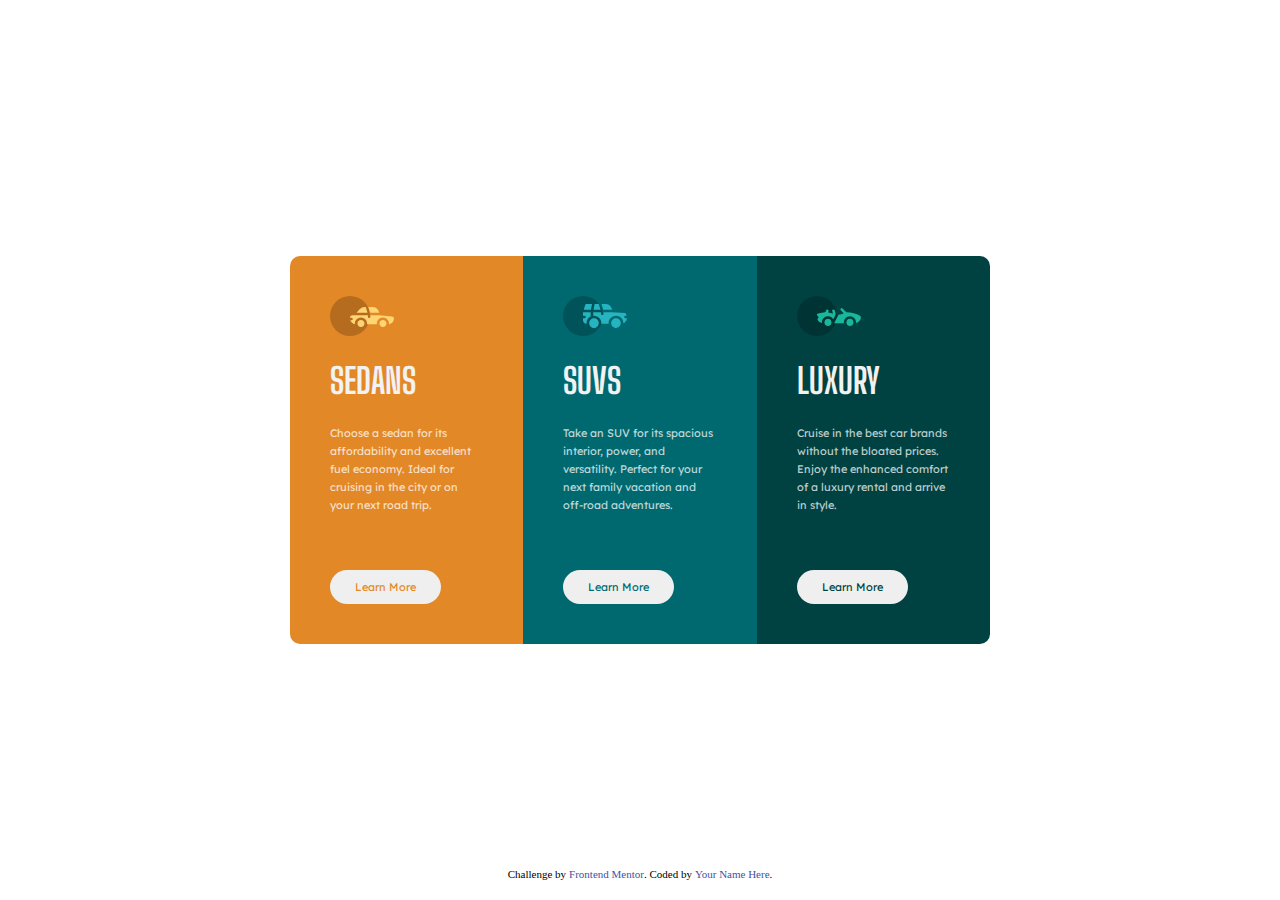
<file: 3-column-preview-card-component/index.html>
<!DOCTYPE html>
<html lang="en">
  <head>
    <meta charset="UTF-8" />
    <meta name="viewport" content="width=device-width, initial-scale=1.0" />
    <link
      rel="icon"
      type="image/png"
      sizes="32x32"
      href="./images/favicon-32x32.png"
    />
    <!-- css -->
    <link rel="stylesheet" href="style.css" />
    <title>Frontend Mentor | 3-column preview card component</title>
  </head>
  <body>
    <div class="container">
      <div class="cards">
        <div class="card1">
          <img src="images/icon-sedans.svg" alt="" />
          <h1>Sedans</h1>
          <p>
            Choose a sedan for its affordability and excellent fuel economy.
            Ideal for cruising in the city or on your next road trip.
          </p>
          <button>Learn More</button>
        </div>
        <div class="card2">
          <img src="images/icon-suvs.svg" alt="" />
          <h1>SUVs</h1>
          <p>
            Take an SUV for its spacious interior, power, and versatility.
            Perfect for your next family vacation and off-road adventures.
          </p>
          <button>Learn More</button>
        </div>
        <div class="card3">
          <img src="images/icon-luxury.svg" alt="" />
          <h1>Luxury</h1>
          <p>
            Cruise in the best car brands without the bloated prices. Enjoy the
            enhanced comfort of a luxury rental and arrive in style.
          </p>
          <button>Learn More</button>
        </div>
      </div>
    </div>
    <div class="attribution">
      Challenge by
      <a href="https://www.frontendmentor.io?ref=challenge" target="_blank"
        >Frontend Mentor</a
      >. Coded by <a href="#">Your Name Here</a>.
    </div>
  </body>
</html>
</file>
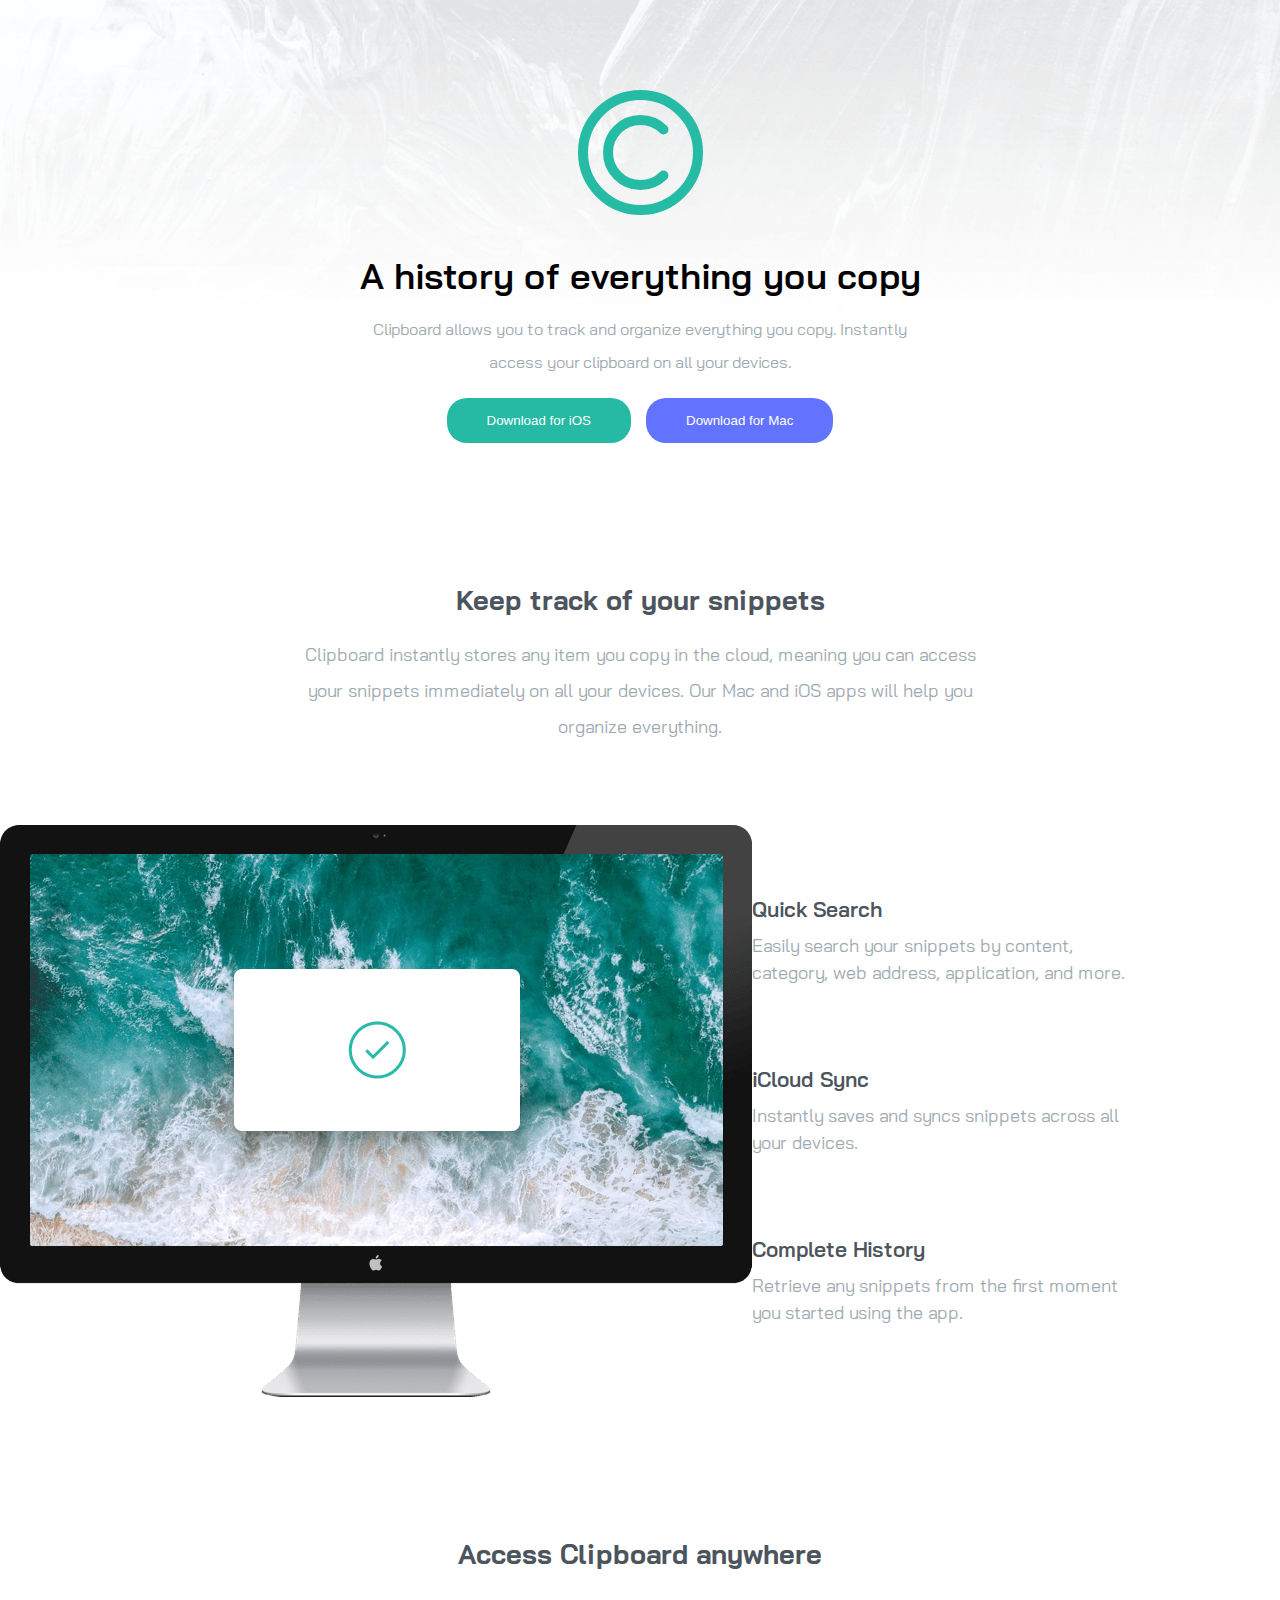
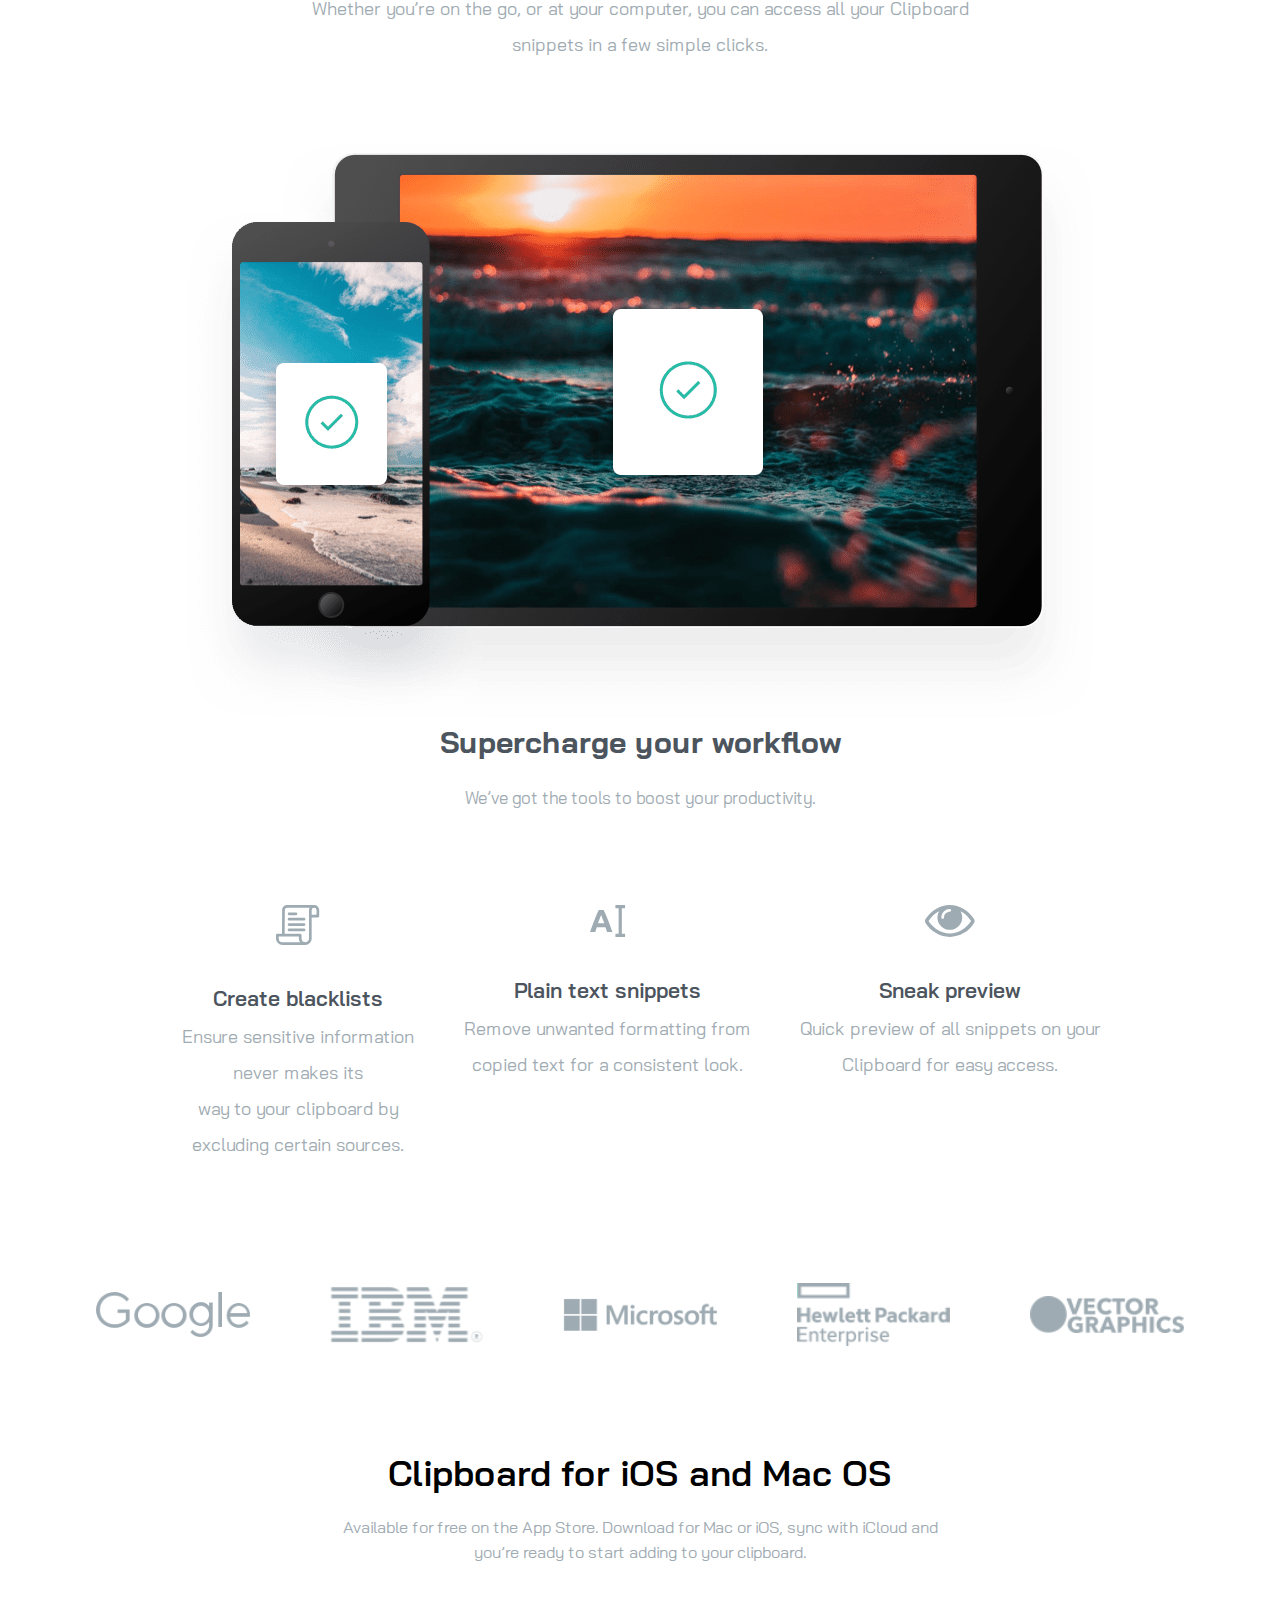
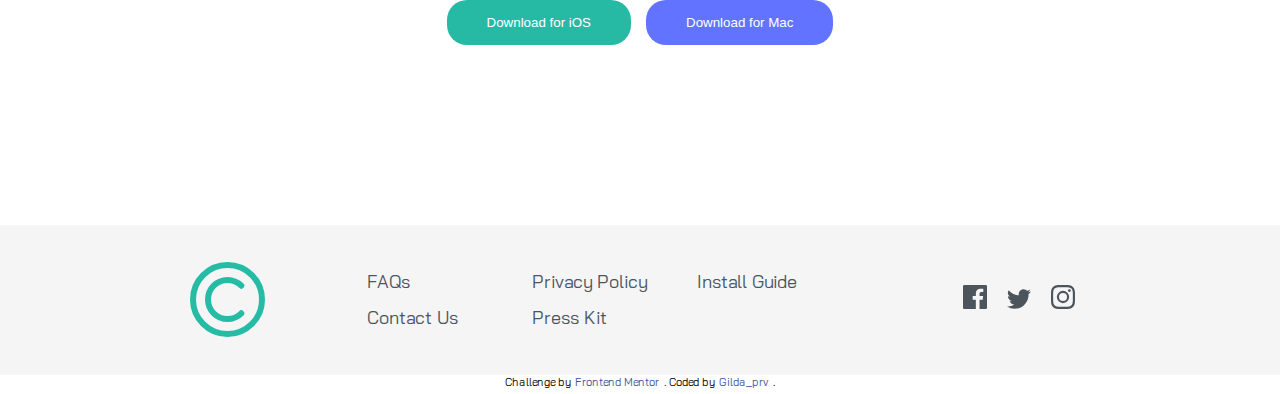
<file: Clipboard-landing-page/index.html>
<!DOCTYPE html>
<html lang="en">
  <head>
    <meta charset="UTF-8" />
    <meta name="viewport" content="width=device-width, initial-scale=1.0" />
    <link
      rel="icon"
      type="image/png"
      sizes="32x32"
      href="./images/favicon-32x32.png"
    />
    <!-- style -->
    <link rel="stylesheet" href="style.css" />
    <title>Frontend Mentor | Clipboard landing page</title>
  </head>
  <body>
    <main>
      <header>
        <div class="head-text">
          <img src="images/logo.svg" alt="" />
          <h1>A history of everything you copy</h1>
          <p>
            Clipboard allows you to track and organize everything you copy.
            Instantly <br />
            access your clipboard on all your devices.
          </p>
          <div class="links">
            <button class="ios"><a href="#">Download for iOS</a></button>
            <button class="mac"><a href="#">Download for Mac</a></button>
          </div>
        </div>
      </header>
      <section class="maintext">
        <h2>Keep track of your snippets</h2>
        <p>
          Clipboard instantly stores any item you copy in the cloud, meaning you
          can access <br />
          your snippets immediately on all your devices. Our Mac and iOS apps
          will help you <br />
          organize everything.
        </p>
      </section>
      <section class="computersec">
        <img src="images/image-computer.png" alt="" />
        <div class="com-text">
          <div class="txt1">
            <h3>Quick Search</h3>
            <p>
              Easily search your snippets by content, <br />
              category, web address, application, and more.
            </p>
          </div>
          <div class="txt2">
            <h3>iCloud Sync</h3>
            <p>
              Instantly saves and syncs snippets across all <br />
              your devices.
            </p>
          </div>
          <div class="txt3">
            <h3>Complete History</h3>
            <p>
              Retrieve any snippets from the first moment <br />
              you started using the app.
            </p>
          </div>
        </div>
      </section>
      <section class="maintext">
        <h2>Access Clipboard anywhere</h2>
        <p>
          Whether you’re on the go, or at your computer, you can access all your
          Clipboard <br />
          snippets in a few simple clicks.
        </p>
      </section>
      <section class="device">
        <img src="images/image-devices.png" alt="" />
        <div class="devicetxt">
          <h2>Supercharge your workflow</h2>
          <p>We’ve got the tools to boost your productivity.</p>
        </div>
      </section>
      <section class="box1">
        <div class="blacklist">
          <img src="images/icon-blacklist.svg" alt="" />
          <h3>Create blacklists</h3>
          <p>
            Ensure sensitive information never makes its <br />
            way to your clipboard by excluding certain sources.
          </p>
        </div>
        <div class="plain">
          <img src="images/icon-text.svg" alt="" />
          <h3>Plain text snippets</h3>
          <p>
            Remove unwanted formatting from copied text for a consistent look.
          </p>
        </div>
        <div class="preview">
          <img src="images/icon-preview.svg" alt="" />
          <h3>Sneak preview</h3>
          <p>
            Quick preview of all snippets on your Clipboard for easy access.
          </p>
        </div>
      </section>
      <section class="box2">
        <img src="images/logo-google.png" alt="" />
        <img src="images/logo-ibm.png" alt="" />
        <img src="images/logo-microsoft.png" alt="" />
        <img src="images/logo-hp.png" alt="" />
        <img src="images/logo-vector-graphics.png" alt="" />
      </section>
      <section class="main-text">
        <h1>Clipboard for iOS and Mac OS</h1>
        <p>
          Available for free on the App Store. Download for Mac or iOS, sync
          with iCloud and <br />
          you’re ready to start adding to your clipboard.
        </p>
        <div class="links">
          <button class="ios"><a href="#">Download for iOS</a></button>
          <button class="mac"><a href="#">Download for Mac</a></button>
        </div>
      </section>
      <footer>
        <div class="footer">
          <img src="images/logo.svg" class="logo" alt="" />
          <div class="footer-text">
            <a href="#">FAQs</a>
            <a href="#">Privacy Policy</a>
            <a href="#">Install Guide</a>
            <a href="#">Contact Us </a>
            <a href="#">Press Kit</a>
          </div>
          <div class="icon">
            <img src="images/icon-facebook.svg" alt="" />
            <img src="images/icon-twitter.svg" alt="" />
            <img src="images/icon-instagram.svg" alt="" />
          </div>
        </div>
        <div>
          <p class="attribution">
            Challenge by
            <a
              href="https://www.frontendmentor.io?ref=challenge"
              target="_blank"
              >Frontend Mentor</a
            >. Coded by <a href="#">Gilda_prv</a>.
          </p>
        </div>
      </footer>
    </main>
    <footer></footer>
  </body>
</html>
</file>
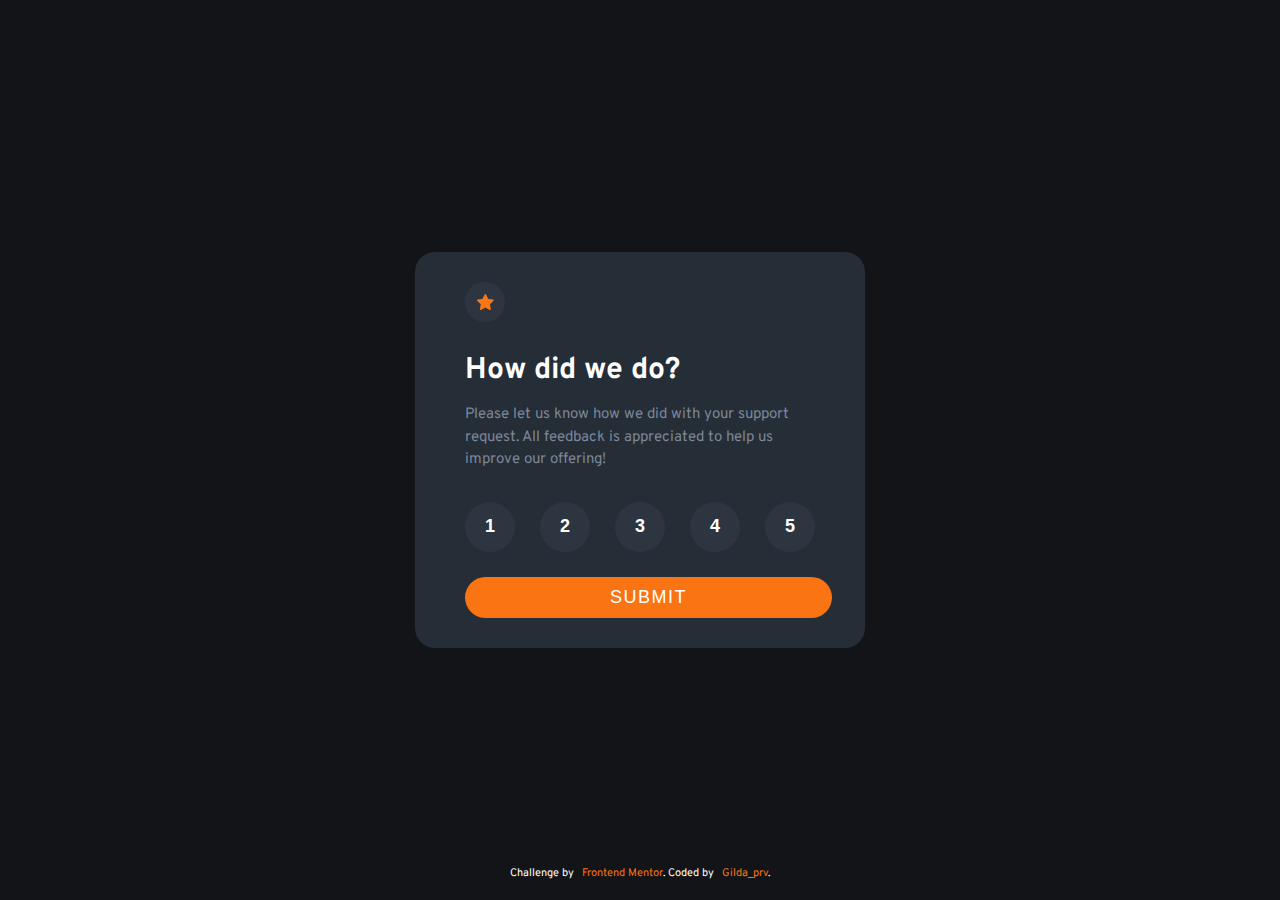
<file: Interactive-rating-component/index.html>
<!DOCTYPE html>
<html lang="en">
  <head>
    <meta charset="UTF-8" />
    <meta name="viewport" content="width=device-width, initial-scale=1.0" />
    <link
      rel="icon"
      type="image/png"
      sizes="32x32"
      href="./images/favicon-32x32.png"
    />
    <!-- style -->
    <link rel="stylesheet" href="style.css" />
    <title>Frontend Mentor | Interactive rating component</title>
  </head>
  <body>
    <!-- Rating state start -->
    <div class="container">
      <div class="box">
        <div class="img">
          <img src="images/icon-star.svg" alt="" />
        </div>
        <div class="card-txt">
          <h1>How did we do?</h1>
          <p>
            Please let us know how we did with your support request. All
            feedback is appreciated to help us improve our offering!
          </p>
        </div>
        <div class="input-tag">
          <div class="num">
            <ul>
              <li><button class="btn">1</button></li>
              <li><button class="btn">2</button></li>
              <li><button class="btn">3</button></li>
              <li><button class="btn">4</button></li>
              <li><button class="btn">5</button></li>
            </ul>
          </div>
          <button class="sub">SUBMIT</button>
        </div>
      </div>
    </div>
    <!-- Rating state end -->

    <!-- Thank you state start -->
    <div class="container-thank">
      <div class="box">
        <img src="images/illustration-thank-you.svg" alt="" class="thanksimg" />
        <p class="rating">
          You selected
          <span id="rating"></span>
          out of 5
        </p>
        <div class="card-text">
          <h2>Thank you!</h2>
          <p>
            We appreciate you taking the time to give a rating. If you ever need
            more support, don’t hesitate to get in touch!
          </p>
        </div>
        <button class="sub-btn">Rate Again</button>
      </div>
    </div>
    <!-- Thank you state end -->

    <div class="attribution">
      Challenge by
      <a href="https://www.frontendmentor.io?ref=challenge" target="_blank"
        >Frontend Mentor</a
      >. Coded by <a href="#">Gilda_prv</a>.
    </div>
    <!-- js file -->
    <script src="script.js"></script>
  </body>
</html>
</file>
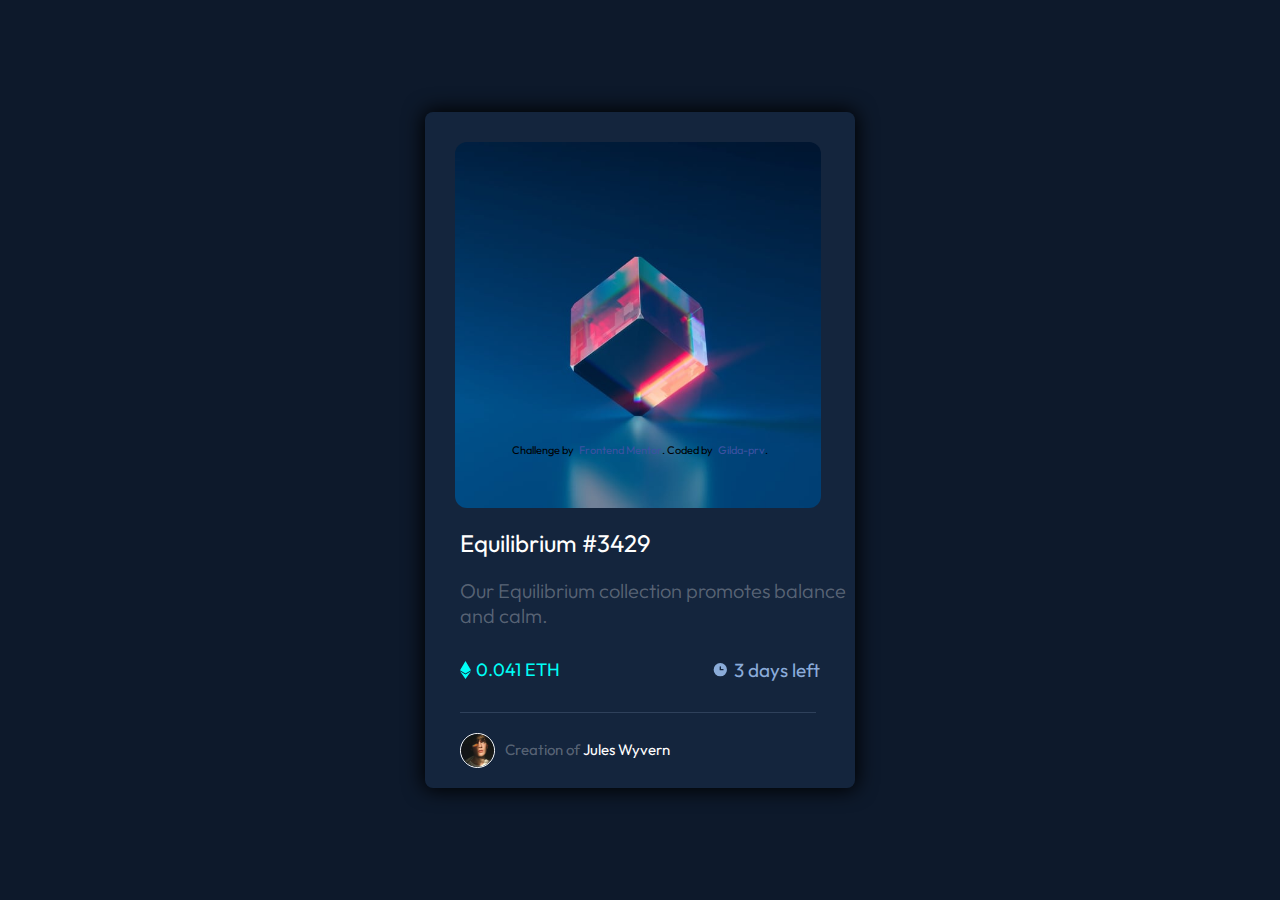
<file: NFT-preview-card-component/index.html>
<!DOCTYPE html>
<html lang="en">
  <head>
    <meta charset="UTF-8" />
    <meta name="viewport" content="width=device-width, initial-scale=1.0" />
    <link
      rel="icon"
      type="image/png"
      sizes="32x32"
      href="./images/favicon-32x32.png"
    />
    <!-- css -->
    <link rel="stylesheet" href="style.css" />
    <title>Frontend Mentor | NFT preview card component</title>
  </head>
  <body>
    <div class="container">
      <div class="card">
        <div class="img">
          <img src="images/image-equilibrium.jpg" alt="" class="main-img" />
        </div>
        <img src="images/icon-view.svg" alt="" class="img-hover" />
        <div class="card-content">
          <h2>Equilibrium #3429</h2>
          <p class="per-text">
            Our Equilibrium collection promotes balance and calm.
          </p>
          <div class="flex-box">
            <div class="item-1">
              <img src="images/icon-ethereum.svg" alt="" />
              <p>0.041 ETH</p>
            </div>
            <div class="item-2">
              <img src="images/icon-clock.svg" alt="" />
              <p>3 days left</p>
            </div>
          </div>
          <div class="footer">
            <div class="pro">
              <img src="images/image-avatar.png" alt="" />
              <p>Creation of <span>Jules Wyvern</span></p>
            </div>
          </div>
        </div>
      </div>
    </div>
    <div class="attribution">
      Challenge by
      <a href="https://www.frontendmentor.io?ref=challenge" target="_blank"
        >Frontend Mentor</a
      >. Coded by <a href="#">Gilda-prv</a>.
    </div>
  </body>
</html>
</file>
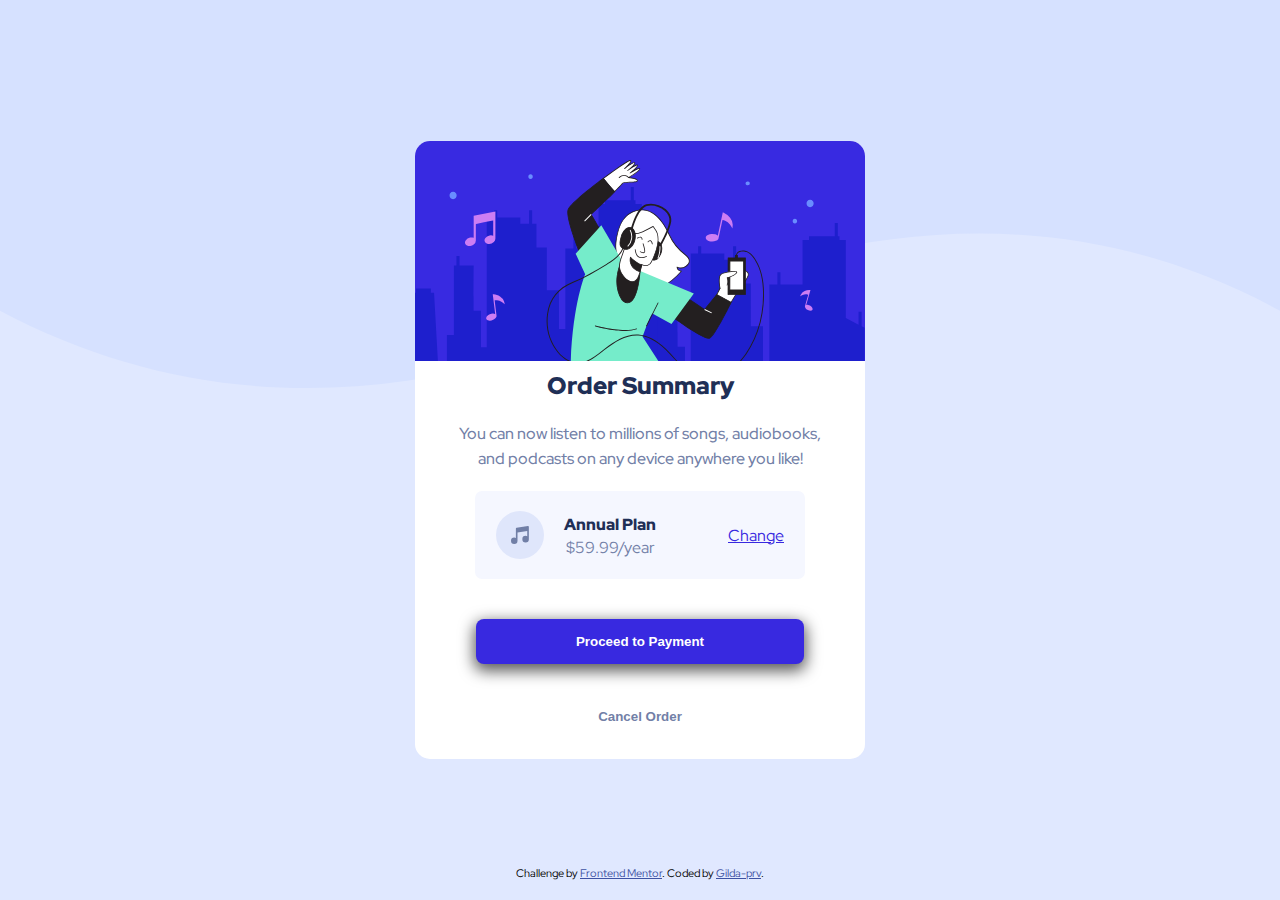
<file: Order-summary-card/index.html>
<!DOCTYPE html>
<html lang="en">
  <head>
    <meta charset="UTF-8" />
    <meta name="viewport" content="width=device-width, initial-scale=1.0" />
    <link
      rel="icon"
      type="image/png"
      sizes="32x32"
      href="./images/favicon-32x32.png"
    />
    <link rel="stylesheet" href="style.css" />
    <title>Frontend Mentor | Order summary card</title>
  </head>
  <body>
    <div class="container">
      <div class="grid">
        <div class="img">
          <img src="images/illustration-hero.svg" alt="" />
        </div>
        <div class="card-content">
          <div class="card-text">
            <h2>Order Summary</h2>
            <p>
              You can now listen to millions of songs, audiobooks, and podcasts
              on any device anywhere you like!
            </p>
          </div>
          <div class="plan">
            <img src="images/icon-music.svg" alt="" />
            <div class="plan-txt">
              <h4>Annual Plan</h4>
              <p>$59.99/year</p>
            </div>
            <a href="#">Change</a>
          </div>
        </div>
        <div class="btn">
          <button class="Proceed">Proceed to Payment</button>
          <button class="Cancel">Cancel Order</button>
        </div>
      </div>
    </div>

    <div class="attribution">
      Challenge by
      <a href="https://www.frontendmentor.io?ref=challenge" target="_blank"
        >Frontend Mentor</a
      >. Coded by <a href="#">Gilda-prv</a>.
    </div>
  </body>
</html>
</file>
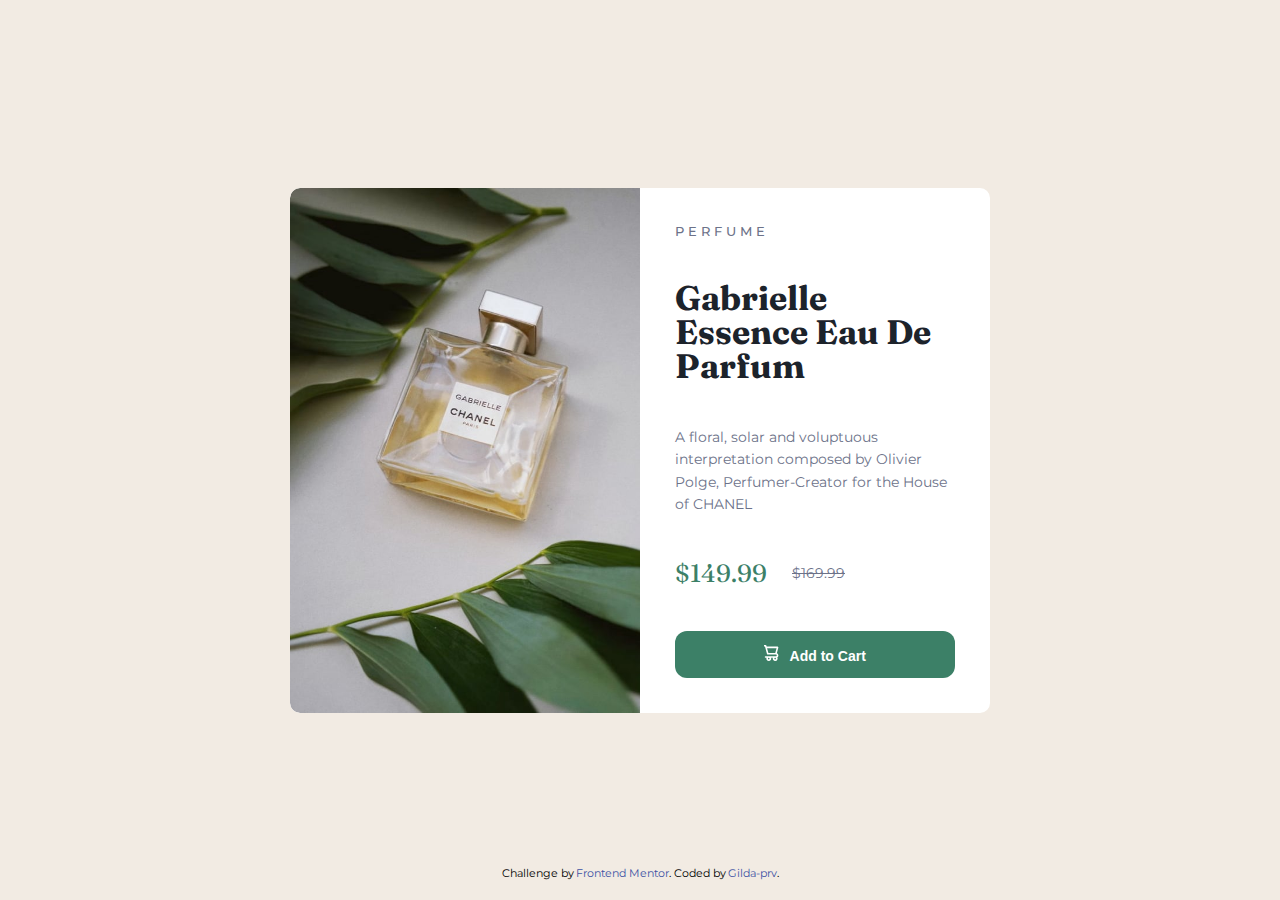
<file: Product-preview-card/index.html>
<!DOCTYPE html>
<html lang="en">
  <head>
    <meta charset="UTF-8" />
    <meta name="viewport" content="width=device-width, initial-scale=1.0" />
    <!-- displays site properly based on user's device -->

    <link
      rel="icon"
      type="image/png"
      sizes="32x32"
      href="./images/favicon-32x32.png"
    />
    <!-- style -->
    <link rel="stylesheet" href="style.css" />
    <title>Frontend Mentor | Product preview card component</title>
  </head>
  <body>
    <div class="container">
      <div class="grid">
        <div class="img">
          <img src="images/image-product-desktop.jpg" alt="" />
        </div>
        <div class="card-content">
          <h6 class="pro-cat">PERFUME</h6>
          <h2 class="pro-name">Gabrielle Essence Eau De Parfum</h2>
          <p class="pro-des">
            A floral, solar and voluptuous interpretation composed by Olivier
            Polge, Perfumer-Creator for the House of CHANEL
          </p>
          <div class="price">
            <p class="current-price">$149.99</p>
            <p class="old-price">$169.99</p>
          </div>
          <button class="cta">
            <img src="images/icon-cart.svg" alt="icon" />
            Add to Cart
          </button>
        </div>
      </div>
    </div>
    <div class="attribution">
      Challenge by
      <a href="https://www.frontendmentor.io?ref=challenge" target="_blank"
        >Frontend Mentor</a
      >. Coded by <a href="#">Gilda-prv </a>.
    </div>
  </body>
</html>
</file>
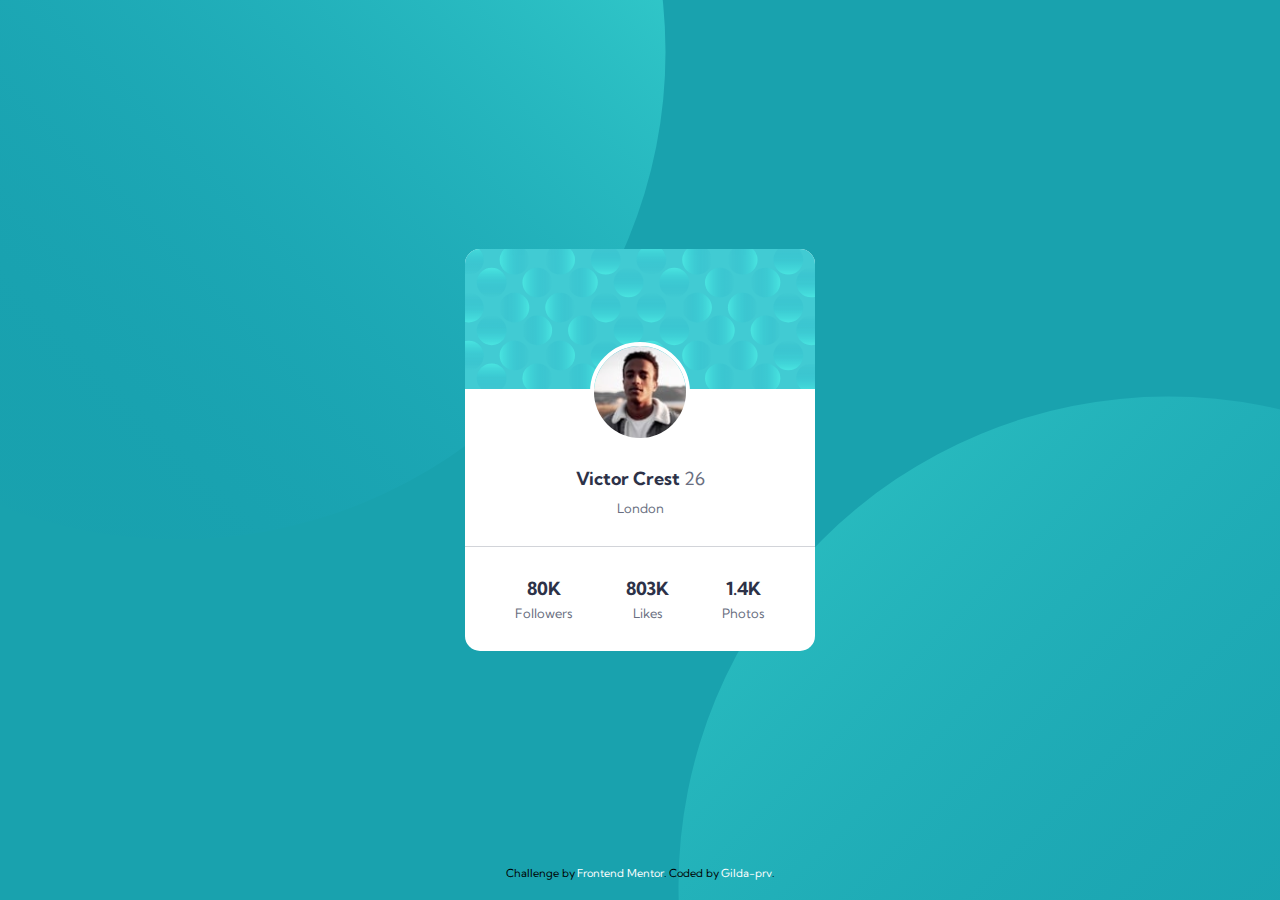
<file: Profile-card-component/index.html>
<!DOCTYPE html>
<html lang="en">
  <head>
    <meta charset="UTF-8" />
    <meta name="viewport" content="width=device-width, initial-scale=1.0" />
    <link
      rel="icon"
      type="image/png"
      sizes="32x32"
      href="./images/favicon-32x32.png"
    />
    <!-- style -->
    <link rel="stylesheet" href="style.css" />
    <title>Frontend Mentor | Profile card component</title>
  </head>
  <body>
    <div class="container">
      <div class="wrapper">
        <img src="images/bg-pattern-card.svg" alt="" />
        <div class="card-content">
          <img src="images/image-victor.jpg" alt="" />
          <h2 class="card-naem">Victor Crest <span>26</span></h2>
          <p>London</p>
          <div class="footer">
            <div>
              <p class="num">80K</p>
              <p>Followers</p>
            </div>
            <div>
              <p class="num">803K</p>
              <p>Likes</p>
            </div>
            <div>
              <p class="num">1.4K</p>
              <p>Photos</p>
            </div>
          </div>
        </div>
      </div>
    </div>
    <div class="attribution">
      Challenge by
      <a href="https://www.frontendmentor.io?ref=challenge" target="_blank"
        >Frontend Mentor</a
      >. Coded by <a href="#">Gilda-prv</a>.
    </div>
  </body>
</html>
</file>
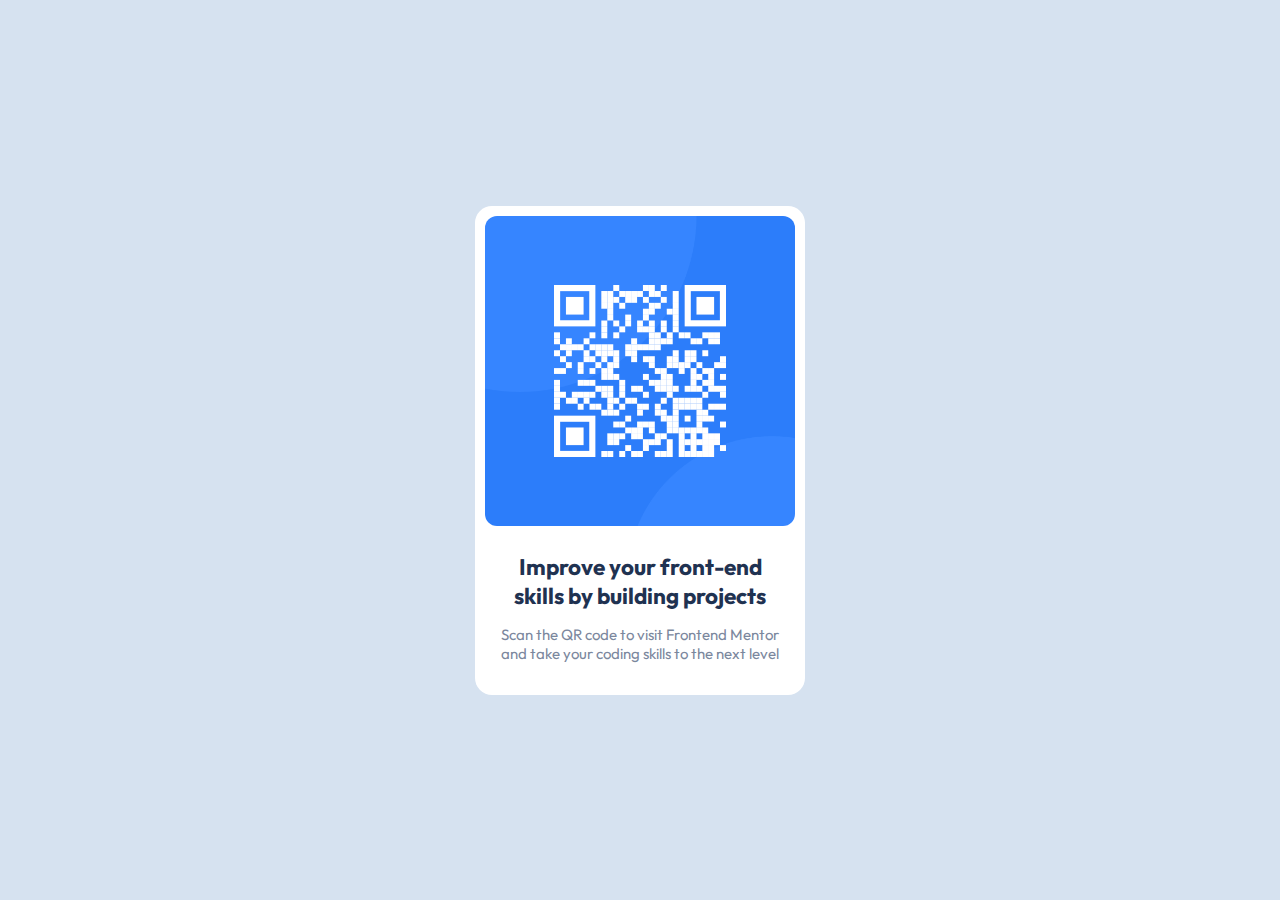
<file: QR-code-component/index.html>
<!DOCTYPE html>
<html lang="en">
<head>
  <meta charset="UTF-8">
  <meta name="viewport" content="width=device-width, initial-scale=1.0"> 
  <link rel="icon" type="image/png" sizes="32x32" href="./images/favicon-32x32.png">
  <!-- font -->
  <link rel="preconnect" href="https://fonts.googleapis.com">
  <link rel="preconnect" href="https://fonts.gstatic.com" crossorigin>
  <link href="https://fonts.googleapis.com/css2?family=Outfit:wght@400;700&display=swap" rel="stylesheet">
  <!-- style -->
  <link rel="stylesheet" href="style.css">
  <title>Frontend Mentor | QR code component</title>
</head>
<body>
  <div class="container">
    <div class="card">
      <img src="images/image-qr-code.png" alt="">
      <div class="text">
        <h2> Improve your front-end skills by building projects</h2>
        <p> Scan the QR code to visit Frontend Mentor and take your coding skills to the next level</p>
      </div>
    </div>
  </div>
  </div>
</body>
</html>
</file>
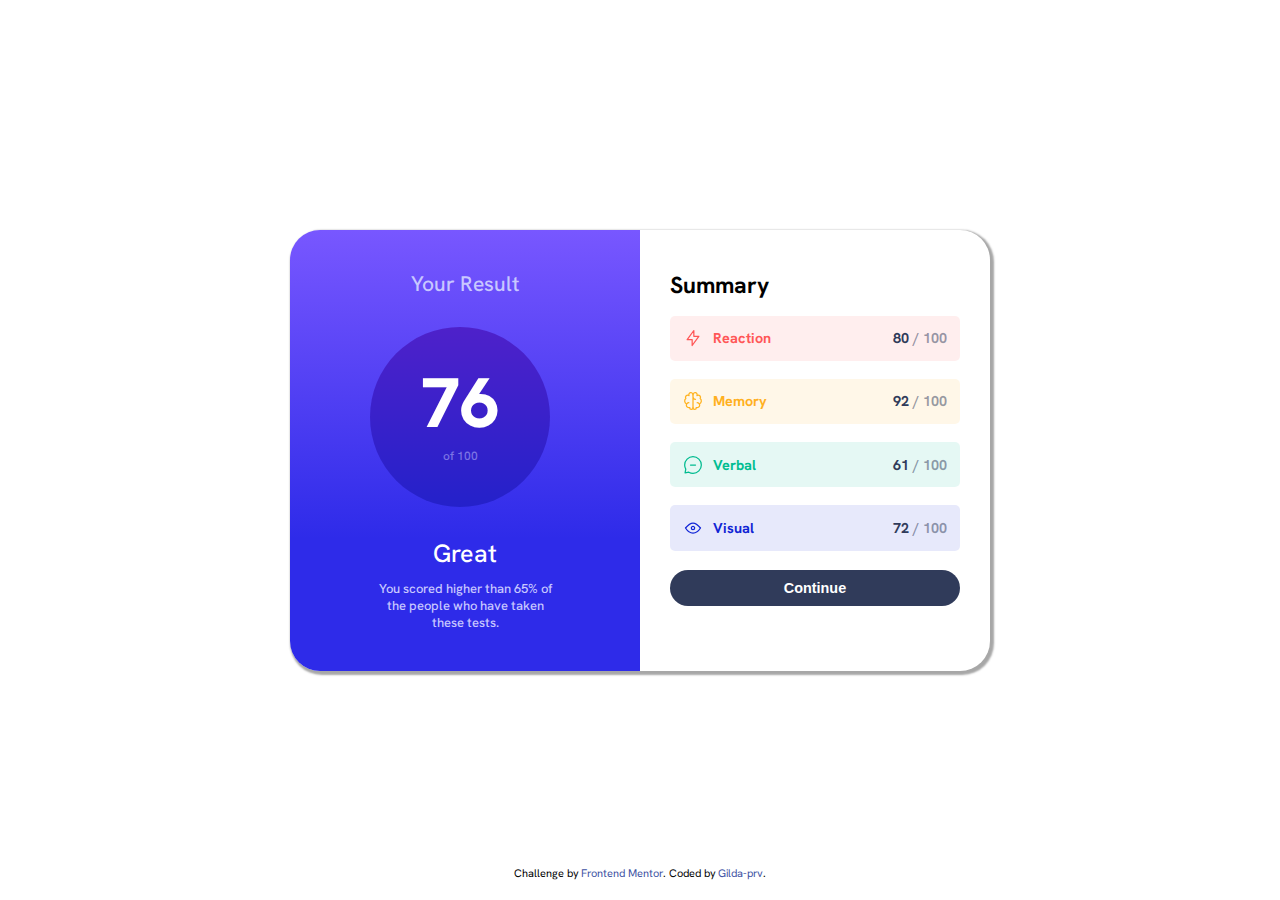
<file: Results-summary-component/index.html>
<!DOCTYPE html>
<html lang="en">
  <head>
    <meta charset="UTF-8" />
    <meta name="viewport" content="width=device-width, initial-scale=1.0" />
    <link
      rel="icon"
      type="image/png"
      sizes="32x32"
      href="./assets/images/favicon-32x32.png"
    />
    <!-- css -->
    <link rel="stylesheet" href="style.css" />
    <title>Frontend Mentor | Results summary component</title>
  </head>
  <body>
    <div class="container">
      <div class="grid">
        <div class="card-content">
          <h3>Your Result</h3>
          <div class="circle">
            <h2>76</h2>
            <p>of 100</p>
          </div>
          <p class="pro-dees">Great</p>
          <p class="pro-des">
            You scored higher than 65% of the people who have taken these tests.
          </p>
        </div>
        <div class="summary">
          <h3>Summary</h3>
          <div class="card">
            <div class="card-1">
              <div class="flex-item">
                <img src="assets/images/icon-reaction.svg" alt="" />
                <p>Reaction</p>
              </div>
              <p class="score">80 <span> / 100</span></p>
            </div>
            <div class="card-2">
              <div class="flex-item">
                <img src="assets/images/icon-memory.svg" alt="" />
                <p>Memory</p>
              </div>
              <p class="score">92 <span> / 100</span></p>
            </div>
            <div class="card-3">
              <div class="flex-item">
                <img src="assets/images/icon-verbal.svg" alt="" />
                <p>Verbal</p>
              </div>
              <p class="score">61 <span> / 100</span></p>
            </div>
            <div class="card-4">
              <div class="flex-item">
                <img src="assets/images/icon-visual.svg" alt="" />
                <p>Visual</p>
              </div>
              <p class="score">72 <span> / 100</span></p>
            </div>
          </div>
          <button>Continue</button>
        </div>
      </div>
    </div>
    <div class="attribution">
      Challenge by
      <a href="https://www.frontendmentor.io?ref=challenge" target="_blank"
        >Frontend Mentor</a
      >. Coded by <a href="#">Gilda-prv</a>.
    </div>
  </body>
</html>
</file>
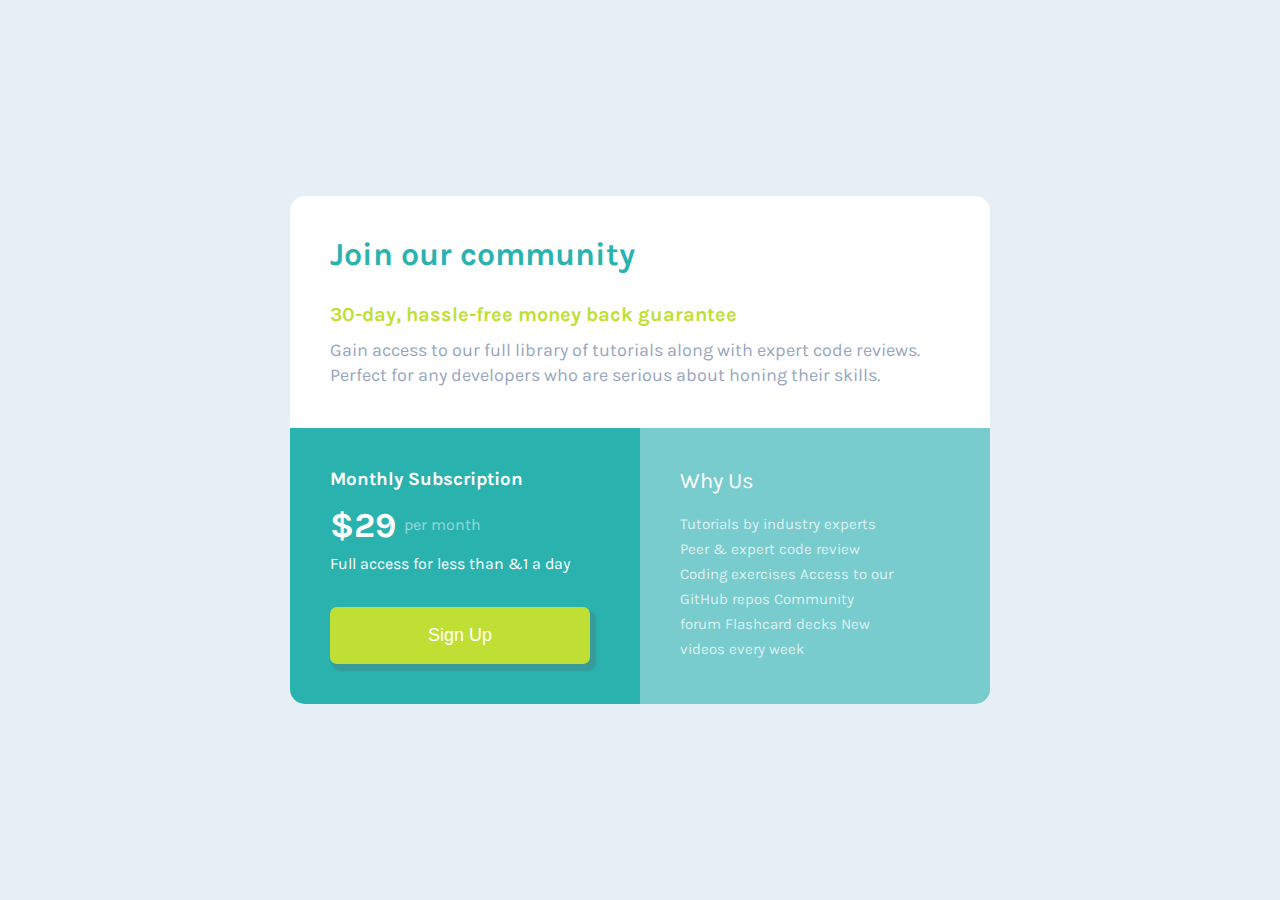
<file: Single-Price-Grid-Component/index.html>
<!DOCTYPE html>
<html lang="en">
  <head>
    <meta charset="UTF-8" />
    <meta name="viewport" content="width=device-width, initial-scale=1.0" />
    <link
      rel="icon"
      type="image/png"
      sizes="32x32"
      href="./images/favicon-32x32.png"
    />
    <!-- css -->
    <link rel="stylesheet" href="style.css" />
    <title>Frontend Mentor | Single Price Grid Component</title>
  </head>
  <body>
    <div class="container">
      <div class="grid">
        <div class="card1">
          <h1>Join our community</h1>
          <h4>30-day, hassle-free money back guarantee</h4>
          <p>
            Gain access to our full library of tutorials along with expert code
            reviews. Perfect for any developers who are serious about honing
            their skills.
          </p>
        </div>
        <div class="cards">
          <div class="card2">
            <h3>Monthly Subscription</h3>
            <div class="num">
              <h2>$29</h2>
              <span>per month</span>
            </div>
            <p>Full access for less than &1 a day</p>
            <button>Sign Up</button>
          </div>
          <div class="card3">
            <h3>Why Us</h3>
            <p>
              Tutorials by industry experts Peer &amp; expert code review Coding
              exercises Access to our GitHub repos Community forum Flashcard
              decks New videos every week
            </p>
          </div>
        </div>
      </div>
    </div>
  </body>
</html>
</file>
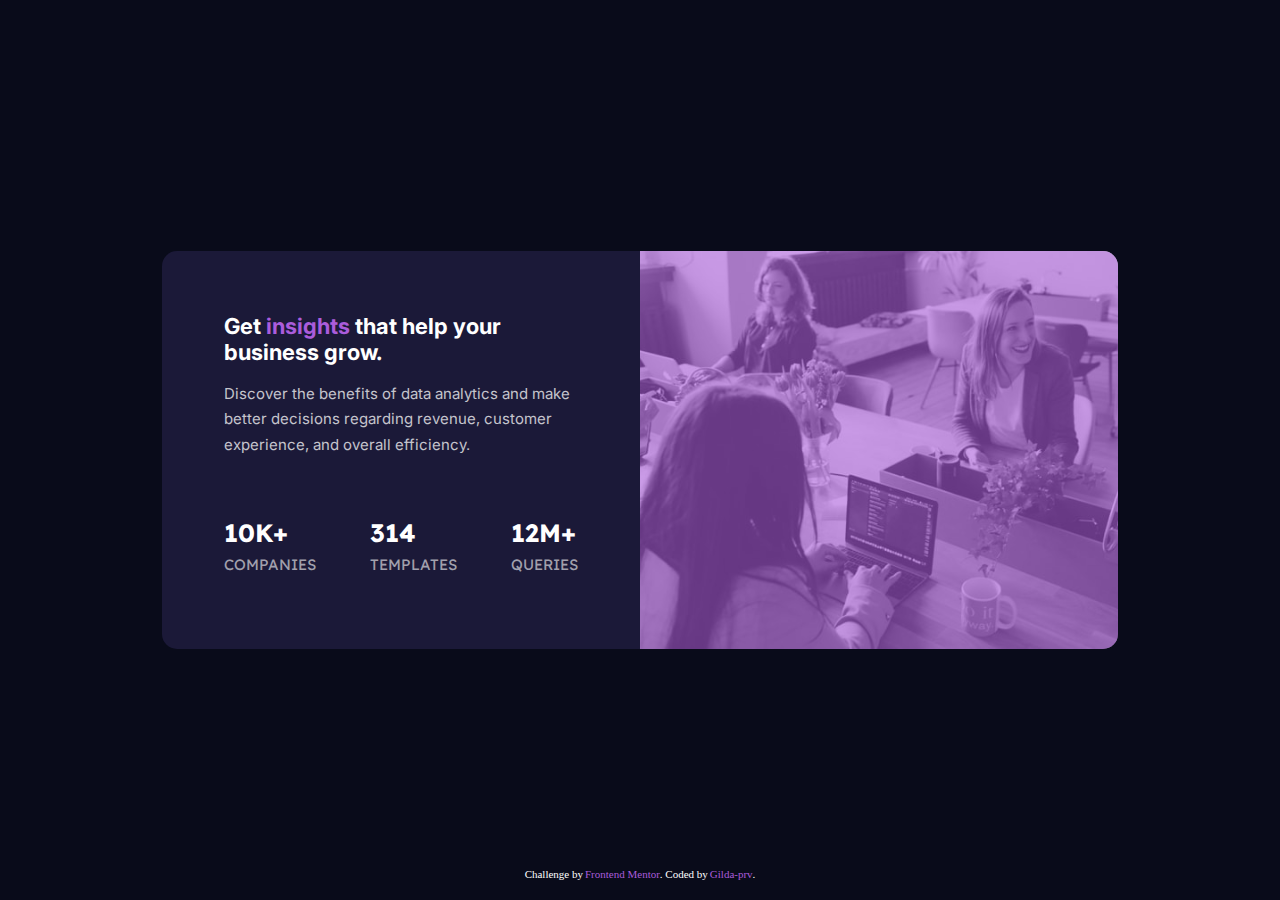
<file: Stats-preview-card-component/index.html>
<!DOCTYPE html>
<html lang="en">
  <head>
    <meta charset="UTF-8" />
    <meta name="viewport" content="width=device-width, initial-scale=1.0" />
    <link
      rel="icon"
      type="image/png"
      sizes="32x32"
      href="./images/favicon-32x32.png"
    />
    <!-- style -->
    <link rel="stylesheet" href="style.css" />
    <title>Frontend Mentor | Stats preview card component</title>
  </head>
  <body>
    <div class="container">
      <div class="grid">
        <div class="card-content">
          <h1 class="pro-cat">
            Get <span>insights</span> that help your business grow.
          </h1>
          <p class="pro-txt">
            Discover the benefits of data analytics and make better decisions
            regarding revenue, customer experience, and overall efficiency.
          </p>
          <div class="footer">
            <div>
              <p class="num">10k+</p>
              <p>companies</p>
            </div>
            <div>
              <p class="num">314</p>
              <p>templates</p>
            </div>
            <div>
              <p class="num">12m+</p>
              <p>queries</p>
            </div>
          </div>
        </div>
        <div class="img">
          <img src="images/image-header-desktop.jpg" alt="" />
        </div>
      </div>
    </div>
    <div class="attribution">
      Challenge by
      <a href="https://www.frontendmentor.io?ref=challenge" target="_blank"
        >Frontend Mentor</a
      >. Coded by <a href="#">Gilda-prv</a>.
    </div>
  </body>
</html>
</file>
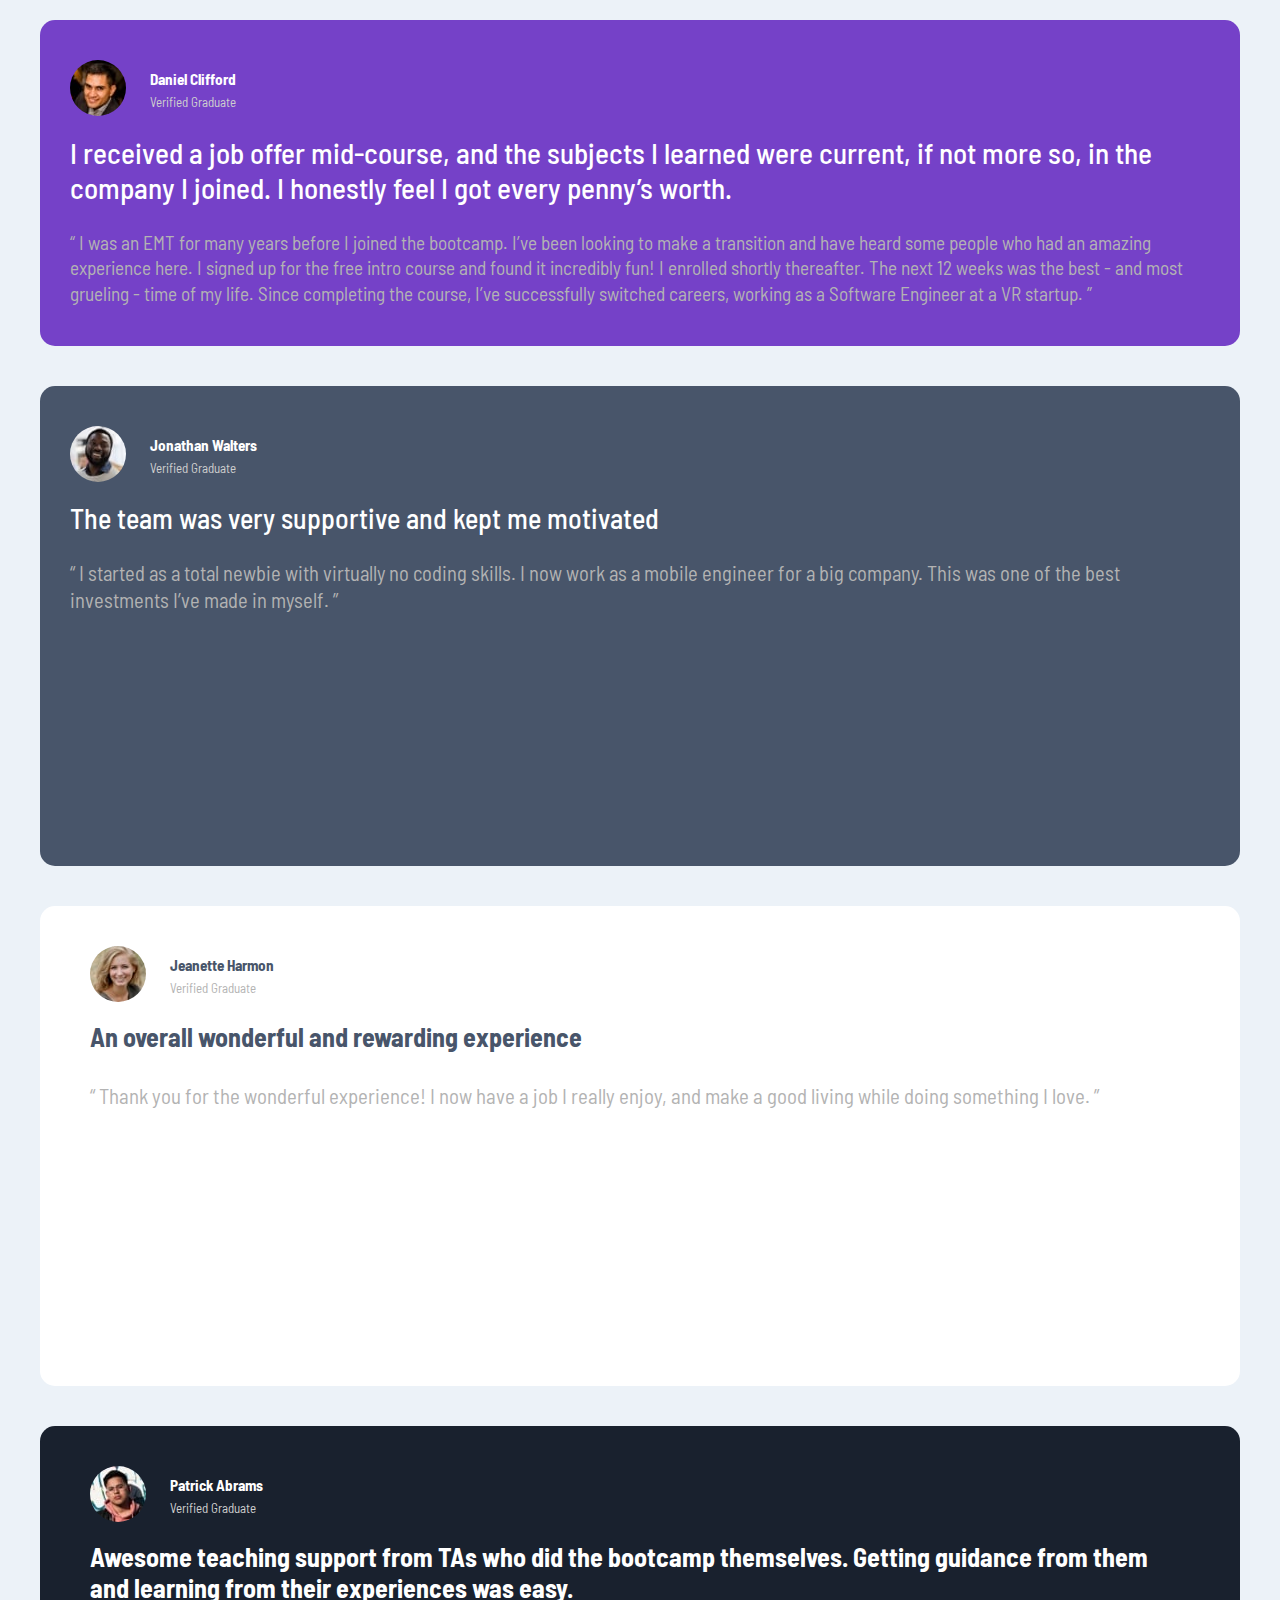
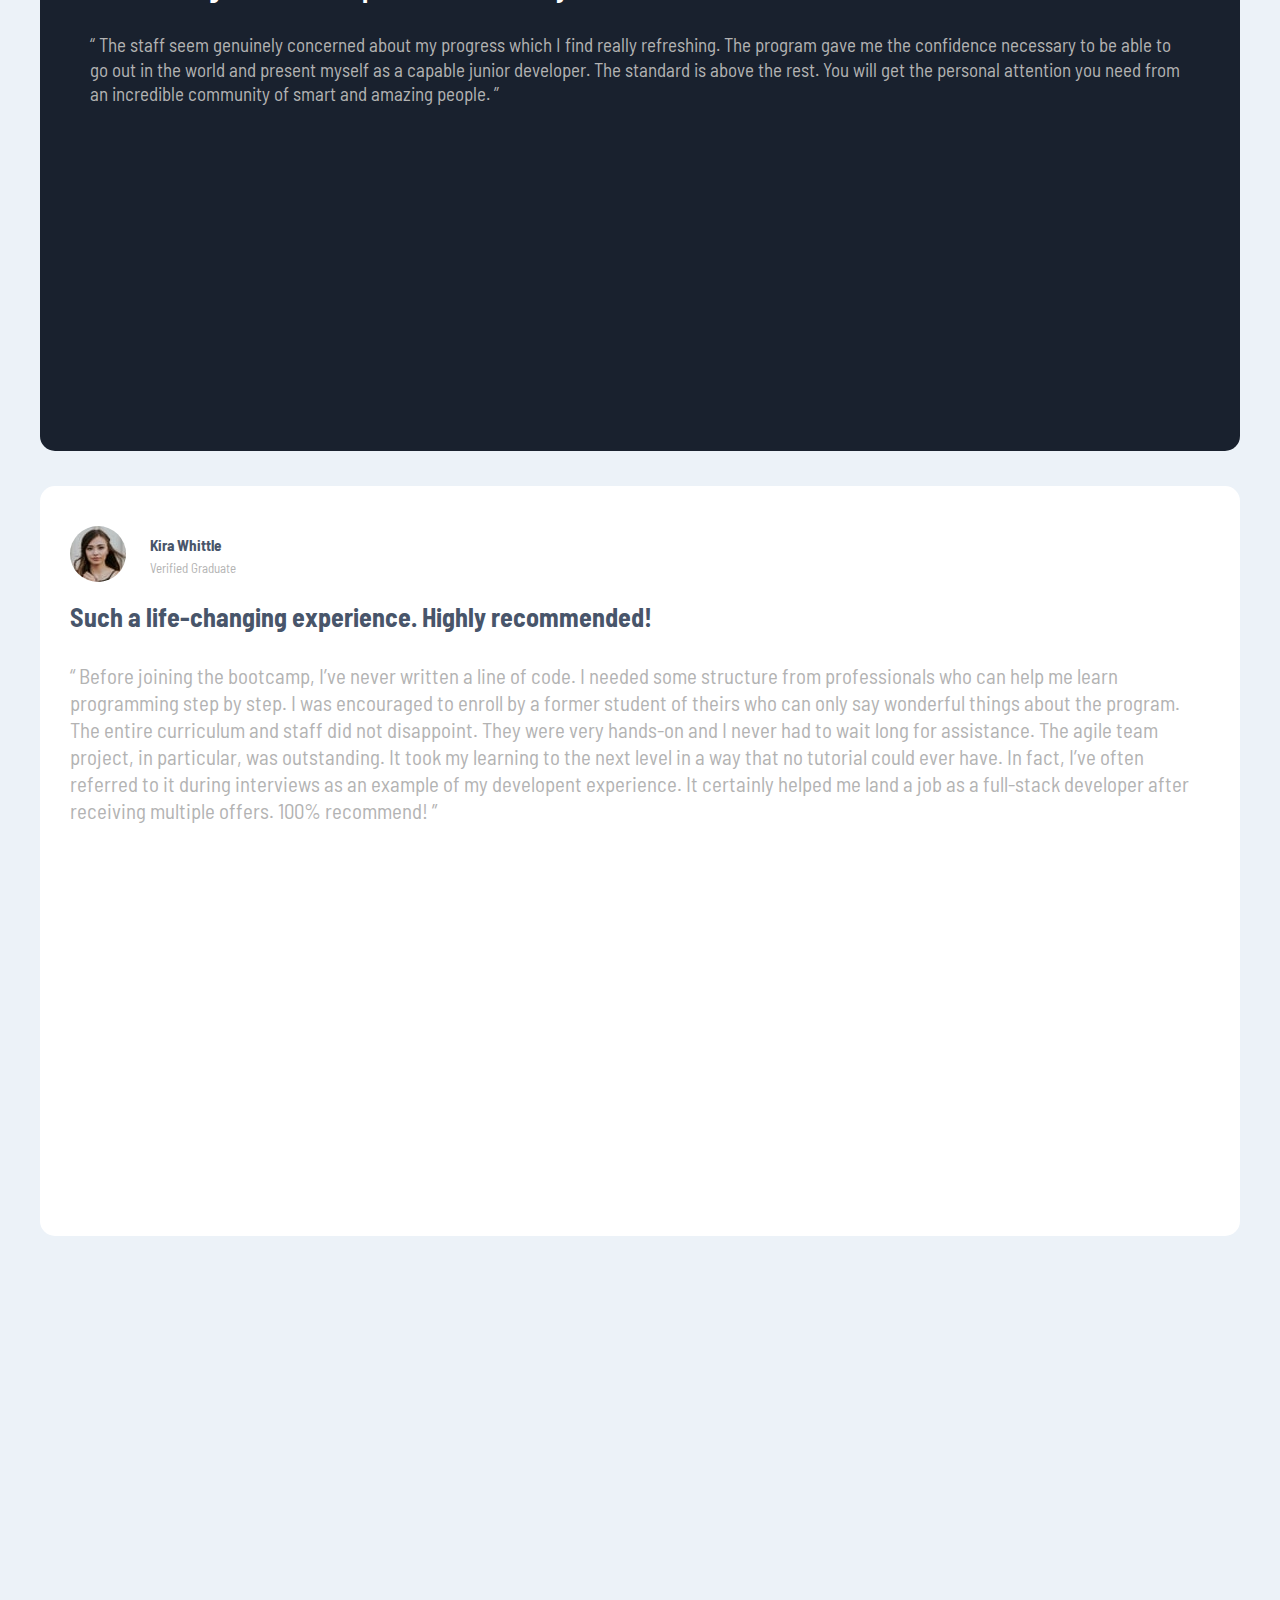
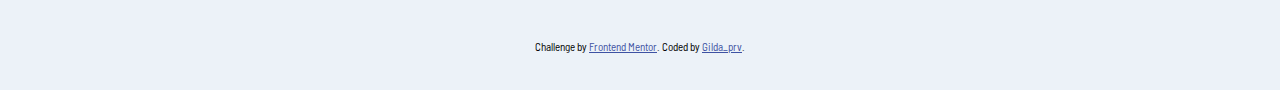
<file: Testimonials-grid-section/index.html>
<!DOCTYPE html>
<html lang="en">
  <head>
    <meta charset="UTF-8" />
    <meta name="viewport" content="width=device-width, initial-scale=1.0" />
    <link
      rel="icon"
      type="image/png"
      sizes="32x32"
      href="./images/favicon-32x32.png"
    />
    <!-- style -->
    <link rel="stylesheet" href="style.css" />
    <title>Frontend Mentor | Testimonials grid section</title>
  </head>
  <body>
    <div class="continer">
      <div class="boxs">
        <div class="box1">
          <div class="pro">
            <img src="images/image-daniel.jpg" alt="" />
            <div class="protxt">
              <h3>Daniel Clifford</h3>
              <p>Verified Graduate</p>
            </div>
          </div>
          <div class="box1-txt">
            <h1>
              I received a job offer mid-course, and the subjects I learned were
              current, if not more so, in the company I joined. I honestly feel
              I got every penny’s worth.
            </h1>
            <p>
              “ I was an EMT for many years before I joined the bootcamp. I’ve
              been looking to make a transition and have heard some people who
              had an amazing experience here. I signed up for the free intro
              course and found it incredibly fun! I enrolled shortly thereafter.
              The next 12 weeks was the best - and most grueling - time of my
              life. Since completing the course, I’ve successfully switched
              careers, working as a Software Engineer at a VR startup. ”
            </p>
          </div>
        </div>
        <div class="box2">
          <div class="pro">
            <img src="images/image-jonathan.jpg" alt="" />
            <div class="protxt">
              <h3>Jonathan Walters</h3>
              <p>Verified Graduate</p>
            </div>
          </div>
          <div class="box2-text">
            <h1>The team was very supportive and kept me motivated</h1>
            <p>
              “ I started as a total newbie with virtually no coding skills. I
              now work as a mobile engineer for a big company. This was one of
              the best investments I’ve made in myself. ”
            </p>
          </div>
        </div>
        <div class="box3">
          <div class="pro">
            <img src="images/image-kira.jpg" alt="" />
            <div class="protxts">
              <h3>Kira Whittle</h3>
              <p>Verified Graduate</p>
            </div>
          </div>
          <div class="box3-text">
            <h1>Such a life-changing experience. Highly recommended!</h1>
            <p>
              “ Before joining the bootcamp, I’ve never written a line of code.
              I needed some structure from professionals who can help me learn
              programming step by step. I was encouraged to enroll by a former
              student of theirs who can only say wonderful things about the
              program. The entire curriculum and staff did not disappoint. They
              were very hands-on and I never had to wait long for assistance.
              The agile team project, in particular, was outstanding. It took my
              learning to the next level in a way that no tutorial could ever
              have. In fact, I’ve often referred to it during interviews as an
              example of my developent experience. It certainly helped me land a
              job as a full-stack developer after receiving multiple offers.
              100% recommend! ”
            </p>
          </div>
        </div>
        <div class="box4">
          <div class="pro">
            <img src="images/image-jeanette.jpg" alt="" />
            <div class="protxts">
              <h3>Jeanette Harmon</h3>
              <p>Verified Graduate</p>
            </div>
          </div>
          <div class="box4-text">
            <h1>An overall wonderful and rewarding experience</h1>
            <p>
              “ Thank you for the wonderful experience! I now have a job I
              really enjoy, and make a good living while doing something I love.
              ”
            </p>
          </div>
        </div>
        <div class="box5">
          <div class="pro">
            <img src="images/image-patrick.jpg" alt="" />
            <div class="protxt">
              <h3>Patrick Abrams</h3>
              <p>Verified Graduate</p>
            </div>
          </div>
          <div class="box5-text">
            <h1>
              Awesome teaching support from TAs who did the bootcamp themselves.
              Getting guidance from them and learning from their experiences was
              easy.
            </h1>
            <p>
              “ The staff seem genuinely concerned about my progress which I
              find really refreshing. The program gave me the confidence
              necessary to be able to go out in the world and present myself as
              a capable junior developer. The standard is above the rest. You
              will get the personal attention you need from an incredible
              community of smart and amazing people. ”
            </p>
          </div>
        </div>
      </div>
    </div>
    <div class="attribution">
      Challenge by
      <a href="https://www.frontendmentor.io?ref=challenge" target="_blank"
        >Frontend Mentor</a
      >. Coded by <a href="#">Gilda_prv</a>.
    </div>
  </body>
</html>
</file>
<file: 3-column-preview-card-component/style.css>
@import url("https://fonts.googleapis.com/css2?family=Big+Shoulders+Display:wght@700&family=Lexend+Deca&display=swap");
* {
  margin: 0;
  padding: 0;
  box-sizing: border-box;
}
body {
  display: flex;
  justify-content: center;
  align-items: center;
  min-height: 100vh;
  font-size: 15px;
}
.container {
  padding: 10px 20px;
  margin: 0 auto;
}
.cards {
  display: grid;
  grid-template-columns: 1fr 1fr 1fr;
  max-width: 700px;
}
.card1 {
  background-color: hsl(31, 77%, 52%);
  padding: 40px 40px;
  text-align: left;
  border-top-left-radius: 10px;
  border-bottom-left-radius: 10px;
}
.card1 h1 {
  font-family: "Big Shoulders Display", cursive;
  font-weight: 700;
  margin-top: 20px;
  font-size: 35px;
  text-transform: uppercase;
  color: hsl(0, 0%, 95%);
}
.card1 p {
  margin-top: 23px;
  color: hsla(0, 0%, 100%, 0.75);
  font-family: "Lexend Deca", sans-serif;
  font-weight: 400;
  font-size: 11px;
  line-height: 18px;
}
.card1 button {
  margin-top: 56px;
  border-radius: 30px;
  border: none;
  padding: 10px 25px;
  font-size: 11px;
  color: hsl(31, 77%, 52%);
  font-family: "Lexend Deca", sans-serif;
  font-weight: 400;
}
.card1 button:hover {
  cursor: pointer;
  border: solid 2px white;
  background-color: hsl(31, 77%, 52%);
  color: white;
}
.card2 {
  background-color: hsl(184, 100%, 22%);
  padding: 40px 40px;
  text-align: left;
}
.card2 h1 {
  font-family: "Big Shoulders Display", cursive;
  font-weight: 700;
  margin-top: 20px;
  font-size: 35px;
  text-transform: uppercase;
  color: hsl(0, 0%, 95%);
}
.card2 p {
  margin-top: 23px;
  color: hsla(0, 0%, 100%, 0.75);
  font-family: "Lexend Deca", sans-serif;
  font-weight: 400;
  font-size: 11px;
  line-height: 18px;
}
.card2 button {
  margin-top: 56px;
  border-radius: 30px;
  border: none;
  padding: 10px 25px;
  font-size: 11px;
  color: hsl(184, 100%, 22%);
  font-family: "Lexend Deca", sans-serif;
  font-weight: 400;
}
.card2 button:hover {
  cursor: pointer;
  border: solid 2px white;
  background-color: hsl(184, 100%, 22%);
  color: white;
}
.card3 {
  background-color: hsl(179, 100%, 13%);
  padding: 40px 40px;
  text-align: left;
  border-top-right-radius: 10px;
  border-bottom-right-radius: 10px;
}
.card3 h1 {
  font-family: "Big Shoulders Display", cursive;
  font-weight: 700;
  margin-top: 20px;
  font-size: 35px;
  text-transform: uppercase;
  color: hsl(0, 0%, 95%);
}
.card3 p {
  margin-top: 23px;
  color: hsla(0, 0%, 100%, 0.75);
  font-family: "Lexend Deca", sans-serif;
  font-weight: 400;
  font-size: 11px;
  line-height: 18px;
}
.card3 button {
  margin-top: 56px;
  border-radius: 30px;
  border: none;
  padding: 10px 25px;
  font-size: 11px;
  color: hsl(179, 100%, 13%);
  font-family: "Lexend Deca", sans-serif;
  font-weight: 400;
}
.card3 button:hover {
  cursor: pointer;
  border: solid 2px white;
  background-color: hsl(179, 100%, 13%);
  color: white;
}
.attribution {
  font-size: 11px;
  text-align: center;
  display: flex;
  justify-content: center;
  position: absolute;
  bottom: 20px;
}
.attribution a {
  color: hsl(228, 45%, 44%);
  text-decoration: none;
  margin-left: 3px;
}
@media only screen and (max-width: 426px) {
  .cards {
    display: grid;
    grid-template-columns: 1fr;
  }
  .card1 {
    border-top-right-radius: 10px;
    border-bottom-left-radius: 0;
    text-align: left;
  }
  .card1 p {
    font-size: 17px;
    line-height: 25px;
  }
  .card2 p {
    font-size: 17px;
    line-height: 25px;
  }
  .card3 {
    border-bottom-left-radius: 10px;
    border-top-right-radius: 0;
    text-align: left;
  }
  .card3 p {
    font-size: 17px;
    line-height: 25px;
  }
  .attribution {
    position: absolute;
    bottom: -100%;
  }
}
</file>
<file: Clipboard-landing-page/style.css>
@import url("https://fonts.googleapis.com/css2?family=Bai+Jamjuree:wght@400;600&display=swap");
* {
  margin: 0;
  padding: 0;
  box-sizing: border-box;
}
body {
  font-family: "Bai Jamjuree", sans-serif;
  font-size: 18px;
  min-height: 100vh;
  background-image: url(images/bg-header-desktop.png);
  background-repeat: no-repeat;
  background-size: contain;

  text-align: center;
}
/* header */
.head-text {
  display: flex;
  align-items: center;
  justify-content: center;
  flex-direction: column;
  line-height: 2;
  margin-top: 90px;
}
.head-text h1 {
  margin-top: 25px;
  font-weight: 600;
}
.head-text p {
  text-align: center;
  font-size: 16.5px;
  color: hsl(201, 11%, 66%);
}
.links {
  margin-top: 20px;
}
.links button {
  border-radius: 20px;
  padding: 15px 40px;
  border: none;
}
.links a {
  color: white;
  text-decoration: none;
}
.ios {
  background-color: rgb(38, 186, 164);
  margin-right: 10px;
}
.ios:hover {
  opacity: 0.7;
  cursor: pointer;
  box-shadow: 1px 1px 2px 2px rgb(28, 144, 127);
}
.mac {
  background-color: rgb(97, 115, 255);
}
.mac:hover {
  opacity: 0.7;
  cursor: pointer;
  box-shadow: 1px 1px 2px 2px rgb(70, 84, 188);
}
/* maintext */
.maintext {
  margin-top: 140px;
}
.maintext h2 {
  color: hsl(210, 10%, 33%);
}
.maintext p {
  margin-top: 20px;
  color: hsl(201, 11%, 66%);
  line-height: 2;
}
/* computersec */
.computersec {
  display: grid;
  grid-template-columns: 1fr 1fr;
  margin-top: 80px;
}
.com-text {
  display: flex;
  flex-direction: column;
  justify-content: center;
  text-align: left;
  gap: 80px;
}
.com-text h3 {
  color: hsl(210, 10%, 33%);
  font-weight: 600;
}
.com-text p {
  margin-top: 10px;
  color: hsl(201, 11%, 66%);
  line-height: 1.5;
}
/* device */
.device {
  margin-top: 80px;
}
.device h2 {
  font-size: 30px;
  color: hsl(210, 10%, 33%);
}
.device p {
  margin-top: 20px;
  color: hsl(201, 11%, 66%);
  line-height: 2;
  font-size: 17px;
}
/* box1 */
.box1 {
  display: flex;
  flex-direction: row;
  padding: 90px 170px;
  line-height: 2;
  gap: 10px;
}
.box1 img {
  margin-bottom: 20px;
}
.box1 h3 {
  font-weight: 600;
  color: hsl(210, 10%, 33%);
}
.box1 p {
  align-items: center;
  color: hsl(201, 11%, 66%);
}
/* box2 */
.box2 {
  display: flex;
  flex-direction: row;
  justify-content: center;
  gap: 80px;
}
.box2 img {
  width: 12%;
  aspect-ratio: 5/4;
  object-fit: contain;
}
/* main-text */
.main-text {
  display: flex;
  align-items: center;
  justify-content: center;
  flex-direction: column;
  line-height: 1.5;
  margin-top: 70px;
}
.main-text h1 {
  margin-bottom: 15px;
  font-weight: 600;
}
.main-text p {
  text-align: center;
  font-size: 16.5px;
  color: hsl(201, 11%, 66%);
  margin-bottom: 15px;
}
/* footer */
.footer {
  display: flex;
  flex-direction: row;
  justify-content: space-between;
  background-color: whitesmoke;
  margin-top: 180px;
  align-items: center;
  padding: 0 190px;
  height: 150px;
}
.logo {
  width: 75px;
}
.footer-text {
  display: grid;
  grid-template-columns: 1fr 1fr 1fr;
  line-height: 2;
  text-align: left;
}
.footer-text a {
  text-decoration: none;
  color: hsl(210, 10%, 33%);
  margin-right: 50px;
}
.footer-text a:hover {
  color: hsl(233, 100%, 69%);
}
.icon img {
  margin-right: 15px;
}
.attribution {
  font-size: 11px;
  text-align: center;
  margin-bottom: 5px;
}
.attribution a {
  color: hsl(228, 45%, 44%);
  text-decoration: none;
  margin-right: 5px;
}
@media only screen and (max-width: 1242px) {
  .head-text h1 {
    padding: 0 90px;
    line-height: 1.2;
    color: hsl(210, 10%, 33%);
  }
  .head-text p {
    font-size: 18px;
    padding: 0 95px;
    margin-top: 15px;
  }
  .links {
    display: flex;
    flex-direction: column;
    gap: 30px;
  }
  .links button {
    padding: 13px 90px;
  }
  .maintext h2 {
    padding: 0 100px;
  }
  .maintext p {
    padding: 0 85px;
  }
  .device img {
    width: 400px;
  }
  .devicetxt h2 {
    padding: 0 80px;
  }
  .devicetxt p {
    padding: 0 90px;
  }
  .computersec img {
    width: 400px;
    margin: 0 auto;
  }
  .computersec {
    display: grid;
    grid-template-columns: 1fr;
  }
  .com-text {
    text-align: center;
    margin-top: 50px;
  }
  .box2 {
    display: flex;
    flex-direction: column;
    align-items: center;
    gap: 20px;
  }
  .box1 {
    display: flex;
    flex-direction: column;
    gap: 40px;
    padding: 70px 70px;
  }
  .main-text h1 {
    padding: 0 105px;
  }
  .main-text p {
    padding: 0 90px;
  }
  .footer {
    display: flex;
    flex-direction: column;
    gap: 20px;
    height: auto;
  }
  .logo {
    margin-top: 50px;
  }
  .footer-text {
    display: grid;
    grid-template-columns: 1fr;
    text-align: center;
  }
  .footer-text a {
    margin: 0 auto;
  }
  .icon {
    margin-bottom: 20px;
  }
}
</file>
<file: Interactive-rating-component/style.css>
@import url("https://fonts.googleapis.com/css2?family=Overpass:wght@400;700&display=swap");
* {
  margin: 0;
  padding: 0;
  box-sizing: border-box;
}
body {
  font-family: "Overpass", sans-serif;
  min-height: 100vh;
  background-color: hsl(216, 12%, 8%);
  font-size: 15px;
  display: flex;
  align-items: center;
  justify-content: center;
}
.container {
  padding: 20px 30px;
  margin: 0 auto;
}
.box {
  max-width: 450px;
  background-color: hsl(213, 19%, 18%);
  padding: 30px 50px;
  border-radius: 20px;
}
.img {
  background-color: hsla(217, 12%, 63%, 0.082);
  border-radius: 50%;
  width: 40px;
  height: 40px;
}
.img img {
  margin: 12px;
}
.card-txt {
  margin-top: 30px;
}
.card-txt h1 {
  font-weight: 700;
  color: white;
  margin-bottom: 15px;
}
.card-txt p {
  color: hsl(216, 12%, 54%);
  line-height: 1.5;
  margin-bottom: 30px;
}
.num ul {
  display: flex;
  flex-direction: row;
  justify-content: space-between;
  list-style: none;
  text-align: center;
}
.btn {
  background-color: hsla(217, 12%, 63%, 0.082);
  border-radius: 50%;
  width: 50px;
  height: 50px;
  border: none;
  font-size: 18px;
  font-weight: 700;
  color: white;
}
.btn:hover {
  background-color: hsl(25, 97%, 53%);
  color: white;
  cursor: pointer;
}
.btn:focus {
  background-color: hsl(217, 12%, 63%);
}
.sub {
  margin-top: 25px;
  padding: 10px 145px;
  border: none;
  border-radius: 30px;
  cursor: pointer;
  background-color: hsl(25, 97%, 53%);
  color: white;
  font-size: 18px;
  letter-spacing: 1.5px;
  font-weight: 400;
}
.sub:hover {
  background-color: white;
  color: hsl(25, 97%, 53%);
  font-weight: 700;
}
/* Thank you state */
.container-thank {
  display: none;
  text-align: center;
}
.rating {
  background-color: hsla(217, 12%, 63%, 0.082);
  border-radius: 30px;
  width: 200px;
  padding: 10px;
  color: hsl(25, 97%, 53%);
  margin-top: 25px;
  margin-left: 65px;
}
.card-text {
  margin-top: 28px;
}
.card-text h2 {
  color: white;
  font-weight: 700;
  font-size: 30px;
  margin-bottom: 10px;
}
.card-text p {
  color: hsl(216, 12%, 54%);
  font-size: 15.5px;
  line-height: 1.5;
  margin-bottom: 20px;
}
.sub-btn {
  font-size: 16px;
  padding: 12px 135px;
  border: none;
  border-radius: 30px;
  cursor: pointer;
  background-color: hsl(25, 97%, 53%);
  color: white;
  font-weight: 400;
}
.sub-btn:hover {
  background-color: white;
  color: hsl(25, 97%, 53%);
  font-weight: 400;
}
.attribution {
  font-size: 11px;
  text-align: center;
  position: absolute;
  bottom: 20px;
  color: white;
}
.attribution a {
  color: hsl(25, 97%, 53%);
  margin-left: 5px;
  text-decoration: none;
}
</file>
<file: NFT-preview-card-component/style.css>
@import url("https://fonts.googleapis.com/css2?family=Outfit:wght@300;400;600&display=swap");
* {
  margin: 0;
  padding: 0;
  box-sizing: border-box;
}
body {
  display: flex;
  justify-content: center;
  align-items: center;
  min-height: 100vh;
  background-color: hsl(217, 54%, 11%);
  font-family: "Outfit", sans-serif;
  font-size: 18px;
}
.container {
  text-align: center;
  margin: 0 auto;
}
.card {
  max-width: 430px;
  display: grid;
  grid-template-columns: 1fr;
  border-radius: 8px;
  background-color: hsl(216, 50%, 16%);
  overflow: hidden;
  margin: 0 1em;
  box-shadow: 0px 0px 20px 2px;
  position: relative;
}
.main-img {
  width: 85%;
  border-radius: 12px;
  margin-top: 30px;
  margin-left: 30px;
  position: relative;
  display: block;
}
.img-hover {
  position: absolute;
  width: 80%;
  margin-top: 30px;
  margin-left: 30px;
  background-color: hsl(178, 100%, 50%);
  border-radius: 5px;
  opacity: 0;
  transition: 0.5s ease;
  cursor: pointer;
}
.img-hover:hover {
  width: 85%;
  opacity: 0.5;
}
.card-content {
  text-align: start;
  padding-left: 35px;
}
.card-content h2 {
  color: hsl(0, 0%, 100%);
  font-weight: 400;
  font-size: 24px;
  margin-top: 20px;
}
.card-content h2:hover {
  cursor: pointer;
  color: hsl(178, 100%, 50%);
}
.per-text {
  margin-top: 20px;
  margin-right: 7px;
  font-weight: 300;
  font-size: 20px;
  color: hsl(0, 0%, 100%, 0.3);
}
.flex-box {
  display: flex;
  justify-content: space-between;
  margin-top: 30px;
}
.item-1,
.item-2 {
  display: flex;
  align-items: center;
}
.item-1 p {
  color: hsl(178, 100%, 50%);
}
.item-1 img {
  margin-right: 5px;
}
.item-2 {
  margin-right: 35px;
  font-size: 19px;
  font-weight: 400;
}
.item-2 p {
  color: hsl(215, 51%, 70%);
}
.item-2 img {
  margin-right: 5px;
}
.footer {
  border-top: 1px solid hsl(215, 32%, 27%);
  margin-top: 30px;
  width: 90%;
}
.pro {
  margin: 20px 0;
  display: flex;
}
.pro img {
  width: 35px;
  border: 1px solid white;
  border-radius: 50%;
}
.pro p {
  color: hsl(0, 0%, 100%, 0.3);
  margin-left: 10px;
  margin-top: 7px;
  font-size: 15px;
}
.pro p span {
  color: white;
}
.pro p span:hover {
  cursor: pointer;
  color: hsl(178, 100%, 50%);
}
.attribution {
  font-size: 11px;
  text-align: center;
  display: flex;
  justify-content: center;
  align-items: center;
  position: absolute;
  top: 20px;
  bottom: 20px;
}
.attribution a {
  color: hsl(228, 45%, 44%);
  text-decoration: none;
  margin-left: 5px;
}
</file>
<file: Order-summary-card/style.css>
@import url("https://fonts.googleapis.com/css2?family=Red+Hat+Display:wght@500;700;900&display=swap");
* {
  padding: 0;
  margin: 0;
  box-sizing: border-box;
}
body {
  display: flex;
  justify-content: center;
  align-items: center;
  min-height: 100vh;
  font-size: 16px;
  font-family: "Red Hat Display", sans-serif;
  background-image: url(images/pattern-background-desktop.svg);
  background-repeat: no-repeat;
  background-size: contain;
  background-color: hsl(225, 100%, 94%);
}
.container {
  margin: 0 auto;
  padding: 20px 30px;
}
.grid {
  display: grid;
  grid-template-rows: 1fr 1fr;
  max-width: 450px;
  background-color: white;
  border-radius: 15px;
  text-align: center;
}
.img img {
  border-top-left-radius: 15px;
  border-top-right-radius: 15px;
}
.card-content {
  font-family: "Red Hat Display", sans-serif;
}
.card-text h2 {
  font-weight: 900;
  color: hsl(223, 47%, 23%);
}
.card-text p {
  color: hsl(224, 23%, 55%);
  margin: 20px 0;
  padding: 0 43px;
  line-height: 25px;
  font-weight: 500;
}
.plan {
  background-color: hsl(225, 100%, 98%);
  display: flex;
  margin: 20px 60px;
  justify-content: center;
  align-items: center;
  border-radius: 7px;
  padding: 20px;
}
.plan-txt {
  padding: 0 20px;
}
.plan-txt h4 {
  color: hsl(223, 47%, 23%);
  font-weight: 900;
  line-height: 25px;
}
.plan-txt p {
  color: hsl(224, 23%, 55%);
}
.plan a {
  color: hsl(245, 75%, 52%);
  padding-left: 52px;
}
.plan a:hover {
  cursor: pointer;
  text-decoration: none;
}
button.Proceed {
  padding: 15px 100px;
  border-radius: 8px;
  border: none;
  color: white;
  background-color: hsl(245, 75%, 52%);
  margin: 20px 0;
  box-shadow: 0px 5px 15px 2px rgba(90, 90, 90, 1);
  font-weight: 700;
}
.Proceed:hover {
  opacity: 0.5;
  cursor: pointer;
}
.Cancel {
  padding: 15px 100px;
  border-radius: 8px;
  border: none;
  margin-top: 10px;
  margin-bottom: 20px;
  background-color: white;
  font-weight: 700;
  color: hsl(224, 23%, 55%);
}
.Cancel:hover {
  cursor: pointer;
  color: hsl(223, 47%, 23%);
}
.attribution {
  font-size: 11px;
  text-align: center;
  position: absolute;

  bottom: 20px;
}
.attribution a {
  color: hsl(228, 45%, 44%);
}
</file>
<file: Product-preview-card/style.css>
@import url("https://fonts.googleapis.com/css2?family=Fraunces:wght@700&family=Montserrat:wght@500;700&display=swap");
* {
  margin: 0;
  padding: 0;
  box-sizing: border-box;
}
body {
  background-color: hsl(30, 38%, 92%);
  font-size: 14px;
  font-family: "Montserrat", sans-serif;
  min-height: 100vh;
  display: flex;
  justify-content: center;
  align-items: center;
}
/* box card */
.container {
  padding: 0 30px;
  margin: 30px auto;
}
.grid {
  max-width: 700px;
  display: grid;
  grid-template-columns: 1fr 1fr;
  background-color: hsl(0, 0%, 100%);
  border-radius: 10px;
  overflow: hidden;
}
.img img {
  max-width: 100%;
  display: inherit;
  border-top-left-radius: 10px;
  border-bottom-left-radius: 10px;
}
.card-content {
  padding: 35px;
  display: flex;
  flex-direction: column;
  justify-content: space-between;
}
.pro-cat {
  letter-spacing: 4px;
  text-transform: uppercase;
  font-size: 13px;
  color: hsl(228, 12%, 48%);
  font-weight: 500;
}
h2.pro-name {
  font-family: "Fraunces", serif;
  font-size: 34px;
  line-height: 1em;
  color: hsl(212, 21%, 14%);
}
p.pro-des {
  color: hsl(228, 12%, 48%);
  line-height: 1.6em;
}
.price {
  display: flex;
  align-items: center;
}
p.current-price {
  font-family: "Fraunces", serif;
  color: hsl(158, 36%, 37%);
  font-size: 25px;
  padding-right: 25px;
}
p.old-price {
  color: hsl(228, 12%, 48%);
  text-decoration: line-through;
}
button.cta {
  background-color: hsl(158, 36%, 37%);
  border: none;
  padding: 14px 0;
  border-radius: 12px;
  color: white;
  font-size: 14px;
  font-weight: 700;
  cursor: pointer;
  transition: background-color 0.3s ease;
  width: 100%;
}
button.cta:hover {
  background-color: hsl(158, 36%, 23%);
}
button.cta img {
  padding-right: 7px;
}
@media only screen and (max-width: 628px) {
  .grid {
    grid-template-columns: 1fr;
  }
  .img img {
    max-height: 450px;
    width: 100%;
    object-fit: cover;
  }
  .card-content {
    display: block;
  }
  h6.pro-cat,
  h2.pro-name,
  p.pro-des,
  .price {
    padding-bottom: 13px;
  }
}
@media only screen and (max-width: 375px) {
  .container {
    margin: 15px auto;
    padding: 0 15px;
  }
  .img img {
    max-height: 290px;
  }
  .card-content {
    padding: 24px;
  }
  h6.pro-cat,
  h2.pro-name,
  p.pro-des,
  .price {
    padding-bottom: 16px;
  }
  h2.pro-name {
    font-size: 28px;
  }
  p.pro-des {
    font-size: 12px;
  }
  p.current-price {
    font-size: 23px;
  }
  button.cta {
    padding: 7px 0;
    font-size: 13px;
  }
}
.attribution {
  display: flex;
  justify-content: center;
  align-items: center;
  position: absolute;
  bottom: 20px;
  font-size: 11px;
  text-align: center;
}
.attribution a {
  color: hsl(228, 45%, 44%);
  text-decoration: none;
  margin-left: 2px;
}
</file>
<file: Profile-card-component/style.css>
@import url("https://fonts.googleapis.com/css2?family=Kumbh+Sans:wght@400;700&display=swap");
* {
  margin: 0;
  padding: 0;
  box-sizing: border-box;
}
body {
  background-color: hsl(185, 75%, 39%);
  background-image: url(images/bg-pattern-top.svg),
    url(images/bg-pattern-bottom.svg);
  background-repeat: no-repeat, no-repeat;
  background-position: right 48vw bottom 40vh, left 53vw top 44vh;
  min-height: 100vh;
  display: flex;
  justify-content: center;
  align-items: center;
  font-size: 18px;
  font-family: "Kumbh Sans", sans-serif;
}
.container {
  text-align: center;
  margin: 0 auto;
}
.wrapper {
  background-color: white;
  border-radius: 15px;
  max-width: 420px;
  overflow: hidden;
  margin: 1rem;
}
.card-content img {
  width: 100px;
  height: 100px;
  border-radius: 50%;
  border: 4px solid white;
  margin-top: -52px;
  margin-bottom: 20px;
}
.card-content h2 {
  color: hsl(229, 23%, 23%);
  font-size: 18px;
  font-weight: 700;
  margin-bottom: 10px;
}
.card-content h2 span {
  color: hsl(227, 10%, 46%);
  font-weight: 400;
}
.card-content p {
  color: hsl(227, 10%, 46%);
  font-size: 13px;
}
.footer {
  display: flex;
  justify-content: space-between;
  border-top: 1px solid hsl(227, 10%, 46%, 0.3);
  padding: 30px 50px;
  margin-top: 30px;
}
.footer p.num {
  font-size: 18px;
  color: hsl(229, 23%, 23%);
  font-weight: 700;
  margin-bottom: 5px;
}
.attribution {
  display: flex;
  justify-content: center;
  align-items: center;
  position: absolute;
  bottom: 20px;
  font-size: 11px;
  text-align: center;
}
.attribution a {
  color: #fff;
  text-decoration: none;
  margin-left: 2px;
}
</file>
<file: QR-code-component/style.css>
* {
  margin: 0;
  padding: 0;
}
body {
  font-family: "Outfit", sans-serif;
  background-color: hsl(212, 45%, 89%);
  min-height: 100vh;
  display: flex;
  align-items: center;
  font-size: 15px;
}
.container {
  max-width: 360px;
  margin: 0 auto;
}
.card {
  background-color: hsl(0, 0%, 100%);
  padding: 10px;
  border-radius: 17px;
  text-align: center;
  margin: 0 1em;
}
.card img {
  width: 100%;
  border-radius: 12px;
}
.text {
  padding: 22px 10px;
}
.text h2 {
  color: hsl(218, 44%, 22%);
  padding-bottom: 15px;
}
.text p {
  color: hsl(220, 15%, 55%);
}
</file>
<file: Results-summary-component/style.css>
@import url("https://fonts.googleapis.com/css2?family=Hanken+Grotesk:wght@500;700;800&display=swap");
* {
  margin: 0;
  padding: 0;
  box-sizing: border-box;
}
body {
  min-height: 100vh;
  display: flex;
  justify-content: center;
  align-items: center;
  font-size: 18px;
  font-family: "Hanken Grotesk", sans-serif;
}
.container {
  padding: 0 30px;
  margin: 30px auto;
}
.grid {
  max-width: 700px;
  display: grid;
  grid-template-columns: 1fr 1fr;
  border-radius: 30px;
  overflow: hidden;
  -webkit-box-shadow: 4px 4px 4px 2px rgb(234, 234, 234);
  box-shadow: 2px 2px 2px 2px rgb(167, 167, 167);
}
.card-content {
  background: rgb(46, 43, 233);
  background: linear-gradient(
    360deg,
    rgba(46, 43, 233, 1) 30%,
    rgba(120, 87, 255, 1) 100%
  );
  text-align: center;
  padding: 40px 80px;
  font-family: "Hanken Grotesk", sans-serif;
}
.card-content h3 {
  color: hsl(241, 100%, 89%);
  font-weight: 500;
}
.circle {
  background: rgb(36, 33, 202);
  background: linear-gradient(
    360deg,
    rgba(36, 33, 202, 1) 0%,
    rgba(78, 33, 202, 1) 100%
  );
  border-radius: 100%;
  width: 180px;
  height: 180px;
  margin: 30px 0;
}
.circle h2 {
  color: hsl(0, 0%, 100%);
  font-weight: 800;
  font-size: 70px;
  padding-top: 30px;
}
.circle p {
  color: hsl(241, 100%, 89%);
  opacity: 0.5;
  font-weight: 500;
  font-size: 12px;
}
.pro-dees {
  color: hsl(0, 0%, 100%);
  font-weight: 500;
  font-size: 25px;
}
.pro-des {
  color: hsl(241, 100%, 89%);
  margin-top: 10px;
  font-weight: 500;
  font-size: 13px;
}
.summary {
  padding: 40px 30px;
}
.summary h3 {
  font-weight: 700;
  font-size: 23px;
}
.flex-item {
  display: flex;
  font-weight: 700;
}
.flex-item p {
  margin-left: 10px;
  gap: 0.5rem;
}
.card {
  margin-top: 1rem;
  margin-bottom: 1.2rem;
}
div.card > * {
  font-weight: 700;
  font-size: 0.9rem;
  margin-bottom: 1.1rem;
}
.card-1,
.card-2,
.card-3,
.card-4 {
  border-radius: 5px;
  padding: 0.8rem;
}
.card-1,
.card-2,
.card-3,
.card-4,
.flex-item {
  display: flex;
  align-items: center;
  justify-content: space-between;
}
.score {
  color: hsl(224, 30%, 27%);
}
span {
  color: hsla(224, 30%, 27%, 0.5);
}
.card-1 {
  color: hsl(0, 100%, 67%);
  background-color: hsl(0, 100%, 67%, 0.1);
}
.card-2 {
  color: hsl(39, 100%, 56%);
  background-color: hsl(39, 100%, 56%, 0.1);
}
.card-3 {
  color: hsl(166, 100%, 37%);
  background-color: hsl(166, 100%, 37%, 0.1);
}
.card-4 {
  color: hsl(234, 85%, 45%);
  background-color: hsl(234, 85%, 45%, 0.1);
}
button {
  padding: 10px 60px;
  border-radius: 2rem;
  border: none;
  font-weight: 700;
  color: white;
  background-color: hsl(224, 30%, 27%);
  cursor: pointer;
  font-size: 0.9rem;
  width: 100%;
}
button:hover {
  background-image: linear-gradient(
    180deg,
    hsl(252, 100%, 67%),
    hsl(241, 81%, 54%)
  );
}
.attribution {
  display: flex;
  justify-content: center;
  align-items: center;
  position: absolute;
  bottom: 20px;
  font-size: 11px;
  text-align: center;
}
.attribution a {
  color: hsl(228, 45%, 44%);
  text-decoration: none;
  margin-left: 2px;
}
@media only screen and(min-width: 300px) {
  body {
    height: 100vh;
    margin: 0 0.7rem;
    /* display: flex;
    justify-content: center;
    align-items: center; */
  }

  .grid {
    width: 38rem;
    grid-template-columns: 1fr;
    /* flex-direction: row; */
  }

  .card-content,
  .summary {
    width: 50%;
  }

  .card-content {
    padding: 2.2rem;
    gap: 1.4rem;
    border-radius: 2.2rem;
  }

  h2 {
    font-size: 1.2rem;
    margin-bottom: 0.8rem;
  }

  .card-content p:last-child {
    max-width: 11rem;
  }

  .circle {
    height: 8.5rem;
    width: 8.5rem;
  }

  .summary {
    border-radius: 0 2.2rem 2.2rem 0;
    box-shadow: 23px 31px 47px 0px rgba(235, 241, 255, 1);
  }

  .summary {
    padding: 2.2rem 1.5rem;
  }
}
</file>
<file: Single-Price-Grid-Component/style.css>
@import url("https://fonts.googleapis.com/css2?family=Karla:wght@400;700&display=swap");
* {
  margin: 0;
  padding: 0;
  box-sizing: border-box;
}
body {
  display: flex;
  justify-content: center;
  align-items: center;
  min-height: 100vh;
  background-color: hsl(204, 43%, 93%);
  font-size: 16px;
  font-family: "Karla", sans-serif;
}
.container {
  padding: 20px 30px;
  margin: 0 auto;
}
.grid {
  display: grid;
  grid-template-rows: 1fr;
  max-width: 700px;
}
.card1 {
  background-color: white;
  padding: 40px 40px 40px 40px;
  border-top-left-radius: 15px;
  border-top-right-radius: 15px;
}
.card1 h1 {
  color: hsl(179, 62%, 43%);
  font-weight: 700;
}
.card1 h4 {
  margin-top: 30px;
  font-size: 20px;
  color: hsl(71, 73%, 54%);
}
.card1 p {
  margin-top: 12px;
  color: hsl(218, 22%, 67%);
  line-height: 25px;
  font-size: 18px;
  font-weight: 400;
}
.cards {
  display: grid;
  grid-template-columns: 1fr 1fr;
}
.card2 {
  background-color: hsl(179, 62%, 43%);
  padding: 40px;
  border-bottom-left-radius: 15px;
}
.card2 h3 {
  color: white;
}
.num {
  display: flex;
  margin-top: 15px;
}
.card2 h2 {
  font-weight: 700;
  font-size: 35px;
  color: white;
}
.num span {
  color: hsla(203, 44%, 93%, 0.597);
  margin-left: 8px;
  margin-top: 10px;
}
.card2 p {
  font-weight: 400;
  color: white;
  margin-top: 8px;
}
.card2 button {
  padding: 18px 98px;
  border-radius: 7px;
  border: none;
  margin-top: 34px;
  background-color: hsl(71, 73%, 54%);
  color: white;
  font-weight: 400;
  font-size: 18px;
  -webkit-box-shadow: 5px 5px 2px 2px rgba(90, 90, 90, 1);
  box-shadow: 4px 5px 2px 2px rgba(90, 90, 90, 0.263);
}
.card3 {
  padding: 40px;
  background-color: hsla(179, 62%, 43%, 0.575);
  border-bottom-right-radius: 15px;
}
.card3 h3 {
  color: white;
  font-weight: 400;
  font-size: 22px;
}
.card3 p {
  margin-top: 18px;
  color: rgba(255, 255, 255, 0.758);
  text-align: start;
  padding-right: 56.9px;
  font-size: 15px;
  line-height: 25px;
}
.attribution {
  display: flex;
  justify-content: center;
  align-items: center;
  position: absolute;
  bottom: 20px;
  margin: 0 auto;
  font-size: 11px;
  text-align: center;
}
.attribution a {
  color: hsl(228, 45%, 44%);
  text-decoration: none;
  /* margin-left: 5px; */
}
@media only screen and (max-width: 1242px) {
  body {
    min-height: 100vh;
  }
  .grid {
    grid-template-columns: 1fr;
    max-width: 390px;
  }
  .cards {
    grid-template-columns: 1fr;
  }
  .card1 h1 {
    font-size: 23px;
  }
  .card1 p {
    font-size: 16px;
    line-height: 1.5;
  }
  .card2 {
    border-radius: 0;
  }
  .card2 button {
    padding: 18px 98px;
  }
  .card3 {
    border-bottom-left-radius: 15px;
  }
  .card3 p {
    font-size: 17px;
  }
}
</file>
<file: Stats-preview-card-component/style.css>
@import url("https://fonts.googleapis.com/css2?family=Inter:wght@400;700&family=Lexend+Deca&display=swap");

* {
  margin: 0;
  padding: 0;
  box-sizing: border-box;
}
body {
  background-color: hsl(233, 47%, 7%);
  font-size: 15px;
  display: flex;
  justify-content: center;
  align-items: center;
  min-height: 100vh;
}
.container {
  margin: 0 auto;
  max-width: 1020px;
}
.grid {
  display: grid;
  grid-template-columns: 1fr 1fr;
  overflow: hidden;
  border-radius: 15px;
  margin: 2rem;
  background-color: hsl(244, 38%, 16%);
}
.img img {
  width: 100%;
  height: 100%;
  object-fit: cover;
  /* filter: grayscale(900%) brightness(100%) sepia(180%) hue-rotate(-850deg)
    saturate(300%) contrast(1); */
}
.img {
  position: relative;
}
.img::after {
  position: absolute;
  content: "";
  height: 100%;
  width: 100%;
  left: 0;
  top: 0;
  background-color: hsla(277, 64%, 61%, 0.6);
}
.card-content {
  padding: 13%;
  /* display: flex;
  flex-direction: column;
  margin-right: 28px; */
}
.pro-cat {
  color: white;
  font-family: "Inter", sans-serif;
  font-size: 22px;
  font-weight: 700;
}
.pro-cat span {
  color: hsl(277, 64%, 61%);
}
.pro-txt {
  color: hsla(0, 0%, 100%, 0.75);
  margin-top: 16px;
  line-height: 1.7em;
  font-family: "Inter", sans-serif;
}
.footer {
  display: flex;
  justify-content: space-between;
  margin-top: 60px;
  text-transform: uppercase;
  font-family: "Lexend Deca", sans-serif;
}
.footer p.num {
  color: hsl(0, 0%, 100%);
  font-size: 25px;
  font-weight: 700;
  margin-bottom: 7px;
}
.footer p {
  color: hsla(0, 0%, 100%, 0.6);
}
.attribution {
  display: flex;
  justify-content: center;
  align-items: center;
  position: absolute;
  bottom: 20px;
  font-size: 11px;
  text-align: center;
  color: white;
}
.attribution a {
  color: hsl(277, 64%, 61%);
  text-decoration: none;
  margin-left: 2px;
}
@media only screen and (max-width: 768px) and (min-width: 426px) {
  body {
    font-size: 12px;
  }

  .card-content {
    padding: 12%;
  }

  .pro-cat {
    font-size: 22px;
  }

  .footer {
    padding-top: 30px;
  }

  .footer p.num {
    font-size: 17px;
  }
}

@media only screen and (max-width: 425px) {
  body {
    text-align: center;
  }

  .grid {
    grid-template-columns: 1fr;
  }

  .img {
    order: -1;
  }

  .card-content {
    padding: 12% 8%;
  }

  .pro-cat {
    font-size: 23px;
    line-height: 1.4;
  }

  .footer {
    flex-direction: column;
    padding-top: 30px;
  }

  .footer div {
    margin-top: 20px;
  }
}
</file>
<file: Testimonials-grid-section/style.css>
@import url("https://fonts.googleapis.com/css2?family=Barlow+Semi+Condensed:wght@500;600&display=swap");
* {
  margin: 0;
  padding: 0;
  box-sizing: border-box;
}
body {
  font-family: "Barlow Semi Condensed", sans-serif;
  font-size: 13px;
  background-color: hsl(210, 46%, 95%);
  min-height: 100vh;
  display: flex;
  justify-content: center;
  align-items: center;
}
.continer {
  margin: 0 auto;
  padding: 20px 40px;
}
.box1 {
  grid-area: box1;
}
.box2 {
  grid-area: box2;
}
.box3 {
  grid-area: box3;
}
.box4 {
  grid-area: box4;
}
.box5 {
  grid-area: box5;
}
.boxs {
  display: grid;
  grid-gap: 30px;
  grid-template-columns: repeat(auto-fit, minmax(240px, 1fr));
  grid-auto-rows: 480px;
  object-fit: cover;
  grid-template-areas:
    "box1 box1 box2 box3 "
    "box4 box5 box5 box3 ";
}
/* box1 */
.box1 {
  background-color: hsl(263, 55%, 52%);
  padding: 40px 30px;
  border-radius: 15px;
}
.box1-txt h1 {
  color: white;
  font-size: 29.1px;
  text-align: initial;
  font-weight: 500;
}
.box1-txt p {
  margin-top: 25px;
  color: hsl(0, 0%, 70%);
  line-height: 1.3;
  font-size: 19.3px;
}
.pro {
  margin-bottom: 25px;
}
.pro img {
  border-radius: 50%;
}
.protxt {
  display: flex;
  justify-content: center;
  flex-direction: column;
  padding: 0 80px;
  margin-top: -55px;
}
.protxt h3 {
  color: white;
  line-height: 2;
}
/* box2 */
.box2 {
  background-color: hsl(217, 19%, 35%);
  padding: 40px 30px;
  border-radius: 15px;
}
.protxt p {
  color: hsl(0, 0%, 81%);
}
.box2-text h1 {
  color: white;
  font-weight: 500;
  font-size: 28px;
}
.box2-text p {
  margin-top: 25px;
  color: hsl(0, 0%, 70%);
  line-height: 1.3;
  font-size: 20.5px;
}
/* box3 */
.box3 {
  background-color: white;
  padding: 40px 30px;
  border-radius: 15px;
}
.box3-text h1 {
  color: hsl(217, 19%, 35%);
  margin-bottom: 30px;
}
.box3-text p {
  font-size: 20.8px;
  line-height: 1.3;
  color: hsl(0, 0%, 70%);
}
.protxts {
  display: flex;
  justify-content: center;
  flex-direction: column;
  padding: 0 80px;
  margin-top: -55px;
}
.protxts h3 {
  color: hsl(217, 19%, 35%);
  line-height: 2;
}
.protxts p {
  color: hsl(0, 0%, 70%);
}
/* box4 */
.box4 {
  background-color: white;
  padding: 40px 50px;
  border-radius: 15px;
}
.box4-text h1 {
  color: hsl(217, 19%, 35%);
  margin-bottom: 30px;
  padding-right: 30px;
}
.box4-text p {
  font-size: 20.8px;
  line-height: 1.3;
  color: hsl(0, 0%, 70%);
}
/* box5 */
.box5 {
  background-color: hsl(219, 29%, 14%);
  padding: 40px 50px;
  border-radius: 15px;
}
.box5-text h1 {
  color: white;
  margin-bottom: 30px;
  padding-right: 30px;
}
.box5-text p {
  font-size: 19px;
  line-height: 1.3;
  color: hsl(0, 0%, 70%);
}
@media only screen and (max-width: 1440px) {
  body {
    display: flex;
    justify-content: center;
    align-items: center;
    min-height: 100vh;
  }
  .boxs {
    display: grid;
    grid-template-columns: 1fr;
    grid-template-rows: 1fr;
    grid-gap: 40px;
    grid-template-areas:
      "box1"
      "box2"
      "box4"
      "box5"
      "box3";
  }
  .box3 {
    height: 750px;
    margin-top: 140px;
  }
  .box5 {
    height: 625px;
  }
  .attribution {
    text-align: center;
    position: absolute;
    position: absolute;
    top: 3240px;
    margin-bottom: -50px;
  }
}
.attribution {
  font-size: 11px;
  text-align: center;
  position: absolute;
  bottom: -310px;
}
.attribution a {
  color: hsl(228, 45%, 44%);
}
</file>
